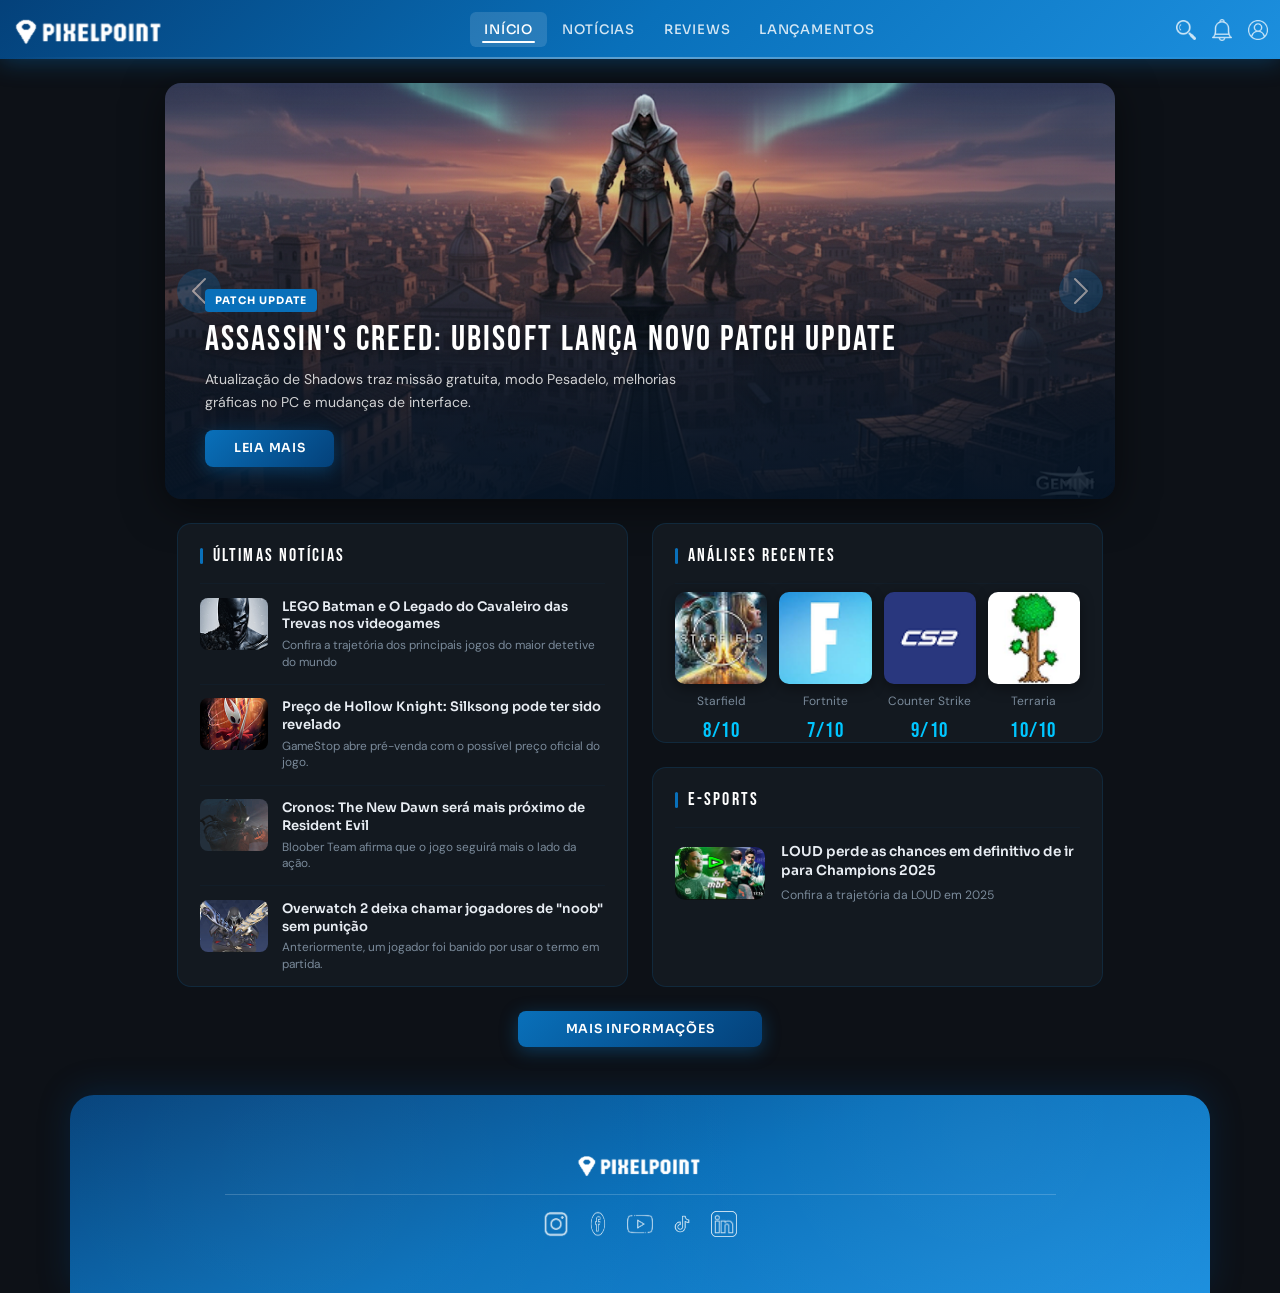
<file: index.html>
<!DOCTYPE html>
<html lang="pt-br">
<head>
    <meta charset="UTF-8">
    <meta name="viewport" content="width=device-width, initial-scale=1.0">
    <link rel="stylesheet" href="assets/css/library/bootstrap.css">
    <link rel="stylesheet" href="assets/css/style.css">
    <script src="assets/js/library/bootstrap.js"></script>
    <link href="https://fonts.googleapis.com/css2?family=Bebas+Neue&family=Sora:wght@300;400;500;600;700&family=DM+Sans:wght@300;400;500&display=swap" rel="stylesheet">
    <title>PixelPoint — Início</title>
    <style>
        :root {
            --azul: #0970BA;
            --azul-escuro: #04417A;
            --azul-brilho: #1C8FDE;
            --accent: #00C6FF;
            --bg: #0D1117;
            --bg2: #0F161E;
            --card-bg: #131920;
            --card-bg2: #161E28;
            --borda: rgba(9,112,186,0.18);
            --txt: #E8EDF3;
            --txt-muted: #7A8A9A;
        }
        * { box-sizing: border-box; margin: 0; padding: 0; }
        html { scroll-behavior: smooth; }
        body {
            background: var(--bg);
            color: var(--txt);
            font-family: 'DM Sans', sans-serif;
            min-height: 100vh;
            display: flex;
            flex-direction: column;
        }

        /* ── NAVBAR ── */
        .bg-navbar {
            background: linear-gradient(135deg, var(--azul-escuro), var(--azul), var(--azul-brilho)) !important;
            box-shadow: 0 2px 24px rgba(9,112,186,0.40);
            position: sticky; top: 0; z-index: 200;
        }
        .bg-navbar .container-fluid { background: transparent !important; padding-block: 0.6rem; }
        .logo { max-width: 155px; filter: brightness(0) invert(1); transition: opacity .15s; }
        .logo:hover { opacity: .85; }
        .navbar-nav a {
            font-family: 'Sora', sans-serif;
            font-size: .82rem; font-weight: 500;
            letter-spacing: .06em; text-transform: uppercase;
            color: rgba(255,255,255,.82) !important;
            padding: .4rem .9rem !important;
            border-radius: 6px;
            position: relative;
            transition: background .15s, color .15s;
        }
        .navbar-nav a::after {
            content: ''; position: absolute;
            bottom: 4px; left: 50%; right: 50%;
            height: 2px; background: #fff; border-radius: 2px;
            transition: left .2s, right .2s;
        }
        .navbar-nav a:hover, .navbar-nav a.active {
            color: #fff !important;
            background: rgba(255,255,255,.13);
            text-decoration: none !important;
        }
        .navbar-nav a:hover::after, .navbar-nav a.active::after { left: 12px; right: 12px; }
        .navbar-toggler { border: 1.5px solid rgba(255,255,255,.4) !important; border-radius: 6px !important; }
        .navbar-toggler-icon { background-image: url("data:image/svg+xml,%3csvg xmlns='http://www.w3.org/2000/svg' viewBox='0 0 30 30'%3e%3cpath stroke='rgba(255,255,255,0.9)' stroke-linecap='round' stroke-width='2' d='M4 7h22M4 15h22M4 23h22'/%3e%3c/svg%3e") !important; }
        .icons-nav { list-style: none; display: flex; align-items: center; gap: .5rem; padding: 0; margin: 0; }
        .icons-nav li img { width: 20px; opacity: .78; filter: brightness(0) invert(1); transition: opacity .15s, transform .15s; cursor: pointer; }
        .icons-nav li img:hover { opacity: 1; transform: scale(1.1); }

        /* ── CAROUSEL ── */
        .carousel-wrap {
            border-radius: 16px;
            overflow: hidden;
            box-shadow: 0 8px 40px rgba(0,0,0,.5);
            position: relative;
        }
        .carousel-item img { aspect-ratio: 16/7; object-fit: cover; width: 100%; display: block; }
        .carousel-item::after {
            content: '';
            position: absolute; inset: 0;
            background: linear-gradient(to top, rgba(4,20,38,.90) 0%, rgba(4,20,38,.3) 50%, transparent 100%);
        }
        .carousel-caption {
            position: absolute;
            bottom: 0; left: 0; right: 0;
            padding: 2rem 2.5rem;
            text-align: left;
            z-index: 2;
        }
        .carousel-caption .cap-tag {
            display: inline-block;
            background: var(--azul);
            color: #fff;
            font-family: 'Sora', sans-serif;
            font-size: .65rem; font-weight: 700;
            letter-spacing: .1em; text-transform: uppercase;
            padding: .18rem .65rem; border-radius: 4px;
            margin-bottom: .6rem;
        }
        .carousel-caption h5 {
            font-family: 'Bebas Neue', sans-serif;
            font-size: clamp(1.4rem, 3vw, 2.2rem);
            letter-spacing: .06em;
            color: #fff; line-height: 1.1;
            margin-bottom: .5rem;
            text-shadow: 0 2px 12px rgba(0,0,0,.5);
        }
        .carousel-caption p {
            font-size: .88rem; color: rgba(255,255,255,.80);
            max-width: 520px; margin-bottom: 1rem;
            text-shadow: 0 1px 6px rgba(0,0,0,.5);
        }
        .btn-carousel {
            font-family: 'Sora', sans-serif;
            font-weight: 600; font-size: .78rem;
            letter-spacing: .06em; text-transform: uppercase;
            padding: .55rem 1.8rem;
            background: linear-gradient(135deg, var(--azul), var(--azul-escuro));
            color: #fff; border: none;
            border-radius: 8px;
            box-shadow: 0 4px 18px rgba(9,112,186,.4);
            cursor: pointer;
            transition: transform .15s, box-shadow .15s, filter .15s;
        }
        .btn-carousel:hover { transform: translateY(-2px); box-shadow: 0 8px 28px rgba(9,112,186,.5); filter: brightness(1.08); color: #fff; }
        .carousel-control-prev, .carousel-control-next {
            width: 44px; height: 44px;
            background: rgba(9,112,186,.5);
            border-radius: 50%;
            top: 50%; transform: translateY(-50%);
            margin: 0 .75rem;
            transition: background .15s;
        }
        .carousel-control-prev:hover, .carousel-control-next:hover { background: rgba(9,112,186,.85); }

        /* ── SECTION LABEL ── */
        .section-label {
            font-family: 'Bebas Neue', sans-serif;
            font-size: 1.1rem;
            letter-spacing: .12em;
            color: #fff;
            display: flex; align-items: center; gap: .6rem;
            padding: 1.1rem 1.4rem .8rem;
        }
        .section-label::before {
            content: ''; width: 3px; height: 1rem;
            background: var(--azul); border-radius: 2px; display: block;
        }

        /* ── CARD PANELS ── */
        .panel {
            background: var(--card-bg);
            border: 1px solid var(--borda);
            border-radius: 14px;
            overflow: hidden;
            height: 100%;
            animation: fadeUp .45s ease both;
        }
        @keyframes fadeUp {
            from { opacity: 0; transform: translateY(18px); }
            to   { opacity: 1; transform: translateY(0); }
        }
        .panel-divider { border: none; border-top: 1px solid var(--borda); margin: 0 1.4rem; }

        /* ── NEWS LIST ── */
        .news-item {
            display: flex; gap: .85rem; align-items: flex-start;
            padding: .85rem 1.4rem;
            transition: background .15s;
            text-decoration: none;
        }
        .news-item:hover { background: rgba(9,112,186,.08); }
        .news-item img { width: 68px; height: 52px; object-fit: cover; border-radius: 8px; flex-shrink: 0; }
        .news-item .info h6 {
            font-family: 'Sora', sans-serif;
            font-size: .82rem; font-weight: 600;
            color: var(--txt); line-height: 1.35;
            margin-bottom: .25rem;
            transition: color .15s;
        }
        .news-item:hover .info h6 { color: var(--accent); }
        .news-item .info p { font-size: .74rem; color: var(--txt-muted); line-height: 1.4; margin: 0; }

        /* ── REVIEWS GRID ── */
        .review-grid { display: grid; grid-template-columns: repeat(4, 1fr); gap: .75rem; padding: .5rem 1.4rem 1.4rem; }
        .review-item { text-align: center; }
        .review-item .cover-wrap {
            border-radius: 10px; overflow: hidden;
            aspect-ratio: 1/1;
            margin-bottom: .5rem;
            position: relative;
            box-shadow: 0 4px 14px rgba(0,0,0,.4);
        }
        .review-item .cover-wrap img { width: 100%; height: 100%; object-fit: cover; transition: transform .35s; }
        .review-item:hover .cover-wrap img { transform: scale(1.08); }
        .review-item .game-name { font-size: .75rem; color: var(--txt-muted); margin-bottom: .15rem; }
        .review-item .score {
            font-family: 'Bebas Neue', sans-serif;
            font-size: 1.3rem; letter-spacing: .06em;
            color: var(--accent);
        }

        /* ── ESPORTS ── */
        .esports-item { display: flex; gap: 1rem; align-items: center; padding: .85rem 1.4rem 1.4rem; }
        .esports-item img { width: 90px; border-radius: 10px; object-fit: cover; flex-shrink: 0; }
        .esports-item h6 { font-family: 'Sora', sans-serif; font-size: .85rem; font-weight: 600; color: var(--txt); margin-bottom: .3rem; line-height: 1.4; }
        .esports-item p { font-size: .76rem; color: var(--txt-muted); margin: 0; }

        /* ── FOOTER ── */
        .rodape {
            background: linear-gradient(160deg, var(--azul-escuro), var(--azul), var(--azul-brilho));
            border-radius: 24px 24px 0 0;
            padding: 2.5rem 1rem;
            position: relative; overflow: hidden;
        }
        .rodape::before {
            content: ''; position: absolute; inset: 0;
            background: radial-gradient(circle at 20% 50%, rgba(255,255,255,.04), transparent 50%),
                        radial-gradient(circle at 80% 20%, rgba(255,255,255,.04), transparent 40%);
        }
        .rodape * { position: relative; }
        .separador-rodape { border: none; border-top: 1px solid rgba(255,255,255,.18); opacity: 1; margin: 0 auto; }
        .footer-icons img { width: 26px; filter: brightness(0) invert(1); opacity: .75; transition: opacity .15s, transform .15s; }
        .footer-icons img:hover { opacity: 1; transform: translateY(-2px); }
    </style>
</head>
<body>
    <header>
        <nav class="navbar navbar-expand-md bg-navbar mt-0 py-0">
            <div class="container-fluid py-2">
                <a class="navbar-brand" href="#"><img src="assets/images/logo.png" class="logo" alt="PixelPoint"></a>
                <button class="navbar-toggler" type="button" data-bs-toggle="collapse" data-bs-target="#navbarScroll" aria-controls="navbarScroll" aria-expanded="false">
                    <span class="navbar-toggler-icon"></span>
                </button>
                <div class="collapse navbar-collapse" id="navbarScroll">
                    <hr class="border-2 border-white mb-2 d-md-none">
                    <ul class="navbar-nav mx-auto my-2 my-md-0">
                        <li class="nav-item"><a class="nav-link active" href="index.html">Início</a></li>
                        <li class="nav-item"><a class="nav-link" href="noticia-principal.html">Notícias</a></li>
                        <li class="nav-item"><a class="nav-link" href="reviews.html">Reviews</a></li>
                        <li class="nav-item"><a class="nav-link" href="lancamento.html">Lançamentos</a></li>
                    </ul>
                    <hr class="border-2 border-white mb-2 d-md-none">
                    <ul class="icons-nav d-flex text-center align-items-center justify-content-center">
                        <li class="nav-item me-2"><img src="assets/images/search.png" alt="Buscar"></li>
                        <li class="nav-item me-2"><img src="assets/images/g2.png" alt=""></li>
                        <li class="nav-item"><img src="assets/images/user.png" alt="Perfil"></li>
                    </ul>
                </div>
            </div>
        </nav>
    </header>

    <main style="flex:1;">
        <div class="container mt-4">

            <!-- CAROUSEL -->
            <div class="row justify-content-center mb-4">
                <div class="col-11 col-md-10 p-0">
                    <div class="carousel-wrap">
                        <div id="carouselExample" class="carousel slide" data-bs-ride="carousel">
                            <div class="carousel-inner">
                                <div class="carousel-item active">
                                    <img src="assets/images/image11.png" alt="Assassin's Creed">
                                    <div class="carousel-caption d-none d-md-flex flex-column align-items-start">
                                        <span class="cap-tag">Patch Update</span>
                                        <h5>ASSASSIN'S CREED: UBISOFT LANÇA NOVO PATCH UPDATE</h5>
                                        <p>Atualização de Shadows traz missão gratuita, modo Pesadelo, melhorias gráficas no PC e mudanças de interface.</p>
                                        <button class="btn btn-carousel">Leia Mais</button>
                                    </div>
                                </div>
                                <div class="carousel-item">
                                    <img src="assets/images/image12.png" alt="Cyberpunk 2077">
                                    <div class="carousel-caption d-none d-md-flex flex-column align-items-start">
                                        <span class="cap-tag">PlayStation Plus</span>
                                        <h5>CYBERPUNK 2077: ABRE NOVOS CAMINHOS</h5>
                                        <p>Cyberpunk 2077 chega ao catálogo do PlayStation Plus.</p>
                                        <button class="btn btn-carousel">Leia Mais</button>
                                    </div>
                                </div>
                                <div class="carousel-item">
                                    <img src="assets/images/image13.png" alt="God of War Ragnarok">
                                    <div class="carousel-caption d-none d-md-flex flex-column align-items-start">
                                        <span class="cap-tag">Atualização Gratuita</span>
                                        <h5>GOD OF WAR RAGNAROK: ATUALIZAÇÃO GRATUITA</h5>
                                        <p>Conteúdo traz skins especiais para Kratos, Atreus e Freya no tema clássico preto e dourado.</p>
                                        <button class="btn btn-carousel">Leia Mais</button>
                                    </div>
                                </div>
                            </div>
                            <button class="carousel-control-prev" type="button" data-bs-target="#carouselExample" data-bs-slide="prev">
                                <span class="carousel-control-prev-icon"></span>
                                <span class="visually-hidden">Anterior</span>
                            </button>
                            <button class="carousel-control-next" type="button" data-bs-target="#carouselExample" data-bs-slide="next">
                                <span class="carousel-control-next-icon"></span>
                                <span class="visually-hidden">Próximo</span>
                            </button>
                        </div>
                    </div>
                </div>
            </div>

            <!-- PANELS ROW -->
            <div class="row justify-content-center g-4 mb-4">

                <!-- ÚLTIMAS NOTÍCIAS -->
                <div class="col-11 col-md-5">
                    <div class="panel" style="animation-delay:.05s">
                        <div class="section-label">Últimas Notícias</div>
                        <hr class="panel-divider">
                        <a class="news-item" href="noticia-batman.html">
                            <img src="assets/images/batman.png" alt="LEGO Batman">
                            <div class="info">
                                <h6>LEGO Batman e O Legado do Cavaleiro das Trevas nos videogames</h6>
                                <p>Confira a trajetória dos principais jogos do maior detetive do mundo</p>
                            </div>
                        </a>
                        <hr class="panel-divider">
                        <a class="news-item" href="noticia-hollow-knight.html">
                            <img src="assets/images/HollowKninght.png" alt="Hollow Knight">
                            <div class="info">
                                <h6>Preço de Hollow Knight: Silksong pode ter sido revelado</h6>
                                <p>GameStop abre pré-venda com o possível preço oficial do jogo.</p>
                            </div>
                        </a>
                        <hr class="panel-divider">
                        <a class="news-item" href="noticia-cronos.html">
                            <img src="assets/images/cronos.png" alt="Cronos">
                            <div class="info">
                                <h6>Cronos: The New Dawn será mais próximo de Resident Evil</h6>
                                <p>Bloober Team afirma que o jogo seguirá mais o lado da ação.</p>
                            </div>
                        </a>
                        <hr class="panel-divider">
                        <a class="news-item" href="noticia-overwatch.html">
                            <img src="assets/images/Overwatch.png" alt="Overwatch 2">
                            <div class="info">
                                <h6>Overwatch 2 deixa chamar jogadores de "noob" sem punição</h6>
                                <p>Anteriormente, um jogador foi banido por usar o termo em partida.</p>
                            </div>
                        </a>
                    </div>
                </div>

                <!-- COLUNA DIREITA -->
                <div class="col-11 col-md-5 d-flex flex-column gap-4">

                    <!-- ANÁLISES RECENTES -->
                    <div class="panel" style="animation-delay:.12s">
                        <div class="section-label">Análises Recentes</div>
                        <hr class="panel-divider">
                        <div class="review-grid">
                            <div class="review-item">
                                <div class="cover-wrap"><img src="assets/images/starfield.png" alt="Starfield"></div>
                                <p class="game-name">Starfield</p>
                                <p class="score">8/10</p>
                            </div>
                            <div class="review-item">
                                <div class="cover-wrap"><img src="assets/images/fortnite.png" alt="Fortnite"></div>
                                <p class="game-name">Fortnite</p>
                                <p class="score">7/10</p>
                            </div>
                            <div class="review-item">
                                <div class="cover-wrap"><img src="assets/images/cs2.png" alt="Counter-Strike 2"></div>
                                <p class="game-name">Counter Strike</p>
                                <p class="score">9/10</p>
                            </div>
                            <div class="review-item">
                                <div class="cover-wrap"><img src="assets/images/Terraria.png" alt="Terraria"></div>
                                <p class="game-name">Terraria</p>
                                <p class="score">10/10</p>
                            </div>
                        </div>
                    </div>

                    <!-- E-SPORTS -->
                    <div class="panel" style="animation-delay:.18s">
                        <div class="section-label">E-sports</div>
                        <hr class="panel-divider">
                        <div class="esports-item">
                            <img src="assets/images/loud.png" alt="LOUD">
                            <div>
                                <h6>LOUD perde as chances em definitivo de ir para Champions 2025</h6>
                                <p>Confira a trajetória da LOUD em 2025</p>
                            </div>
                        </div>
                    </div>

                </div>
            </div>

            <!-- BTN -->
            <div class="row justify-content-center mb-5">
                <div class="col-11 col-md-10 text-center">
                    <button class="btn btn-carousel px-5">Mais Informações</button>
                </div>
            </div>

        </div>
    </main>

    <footer>
        <div class="container">
            <div class="row">
                <div class="col-12 rodape">
                    <div class="row justify-content-center">
                        <div class="col-5 col-md-2 my-3 text-center">
                            <img src="assets/images/logo.png" class="w-100" style="filter:brightness(0) invert(1); max-width:130px;" alt="PixelPoint">
                        </div>
                        <div class="col-12"><hr class="separador-rodape w-75"></div>
                    </div>
                    <div class="row justify-content-center">
                        <div class="col-10 my-3 footer-icons d-flex justify-content-center gap-3 flex-wrap">
                            <img src="assets/images/insta.png" alt="Instagram">
                            <img src="assets/images/facebook.png" alt="Facebook">
                            <img src="assets/images/youtube.png" alt="YouTube">
                            <img src="assets/images/tiktok.png" alt="TikTok">
                            <img src="assets/images/linkedln.png" alt="LinkedIn">
                        </div>
                    </div>
                </div>
            </div>
        </div>
    </footer>
</body>
</html>
</file>
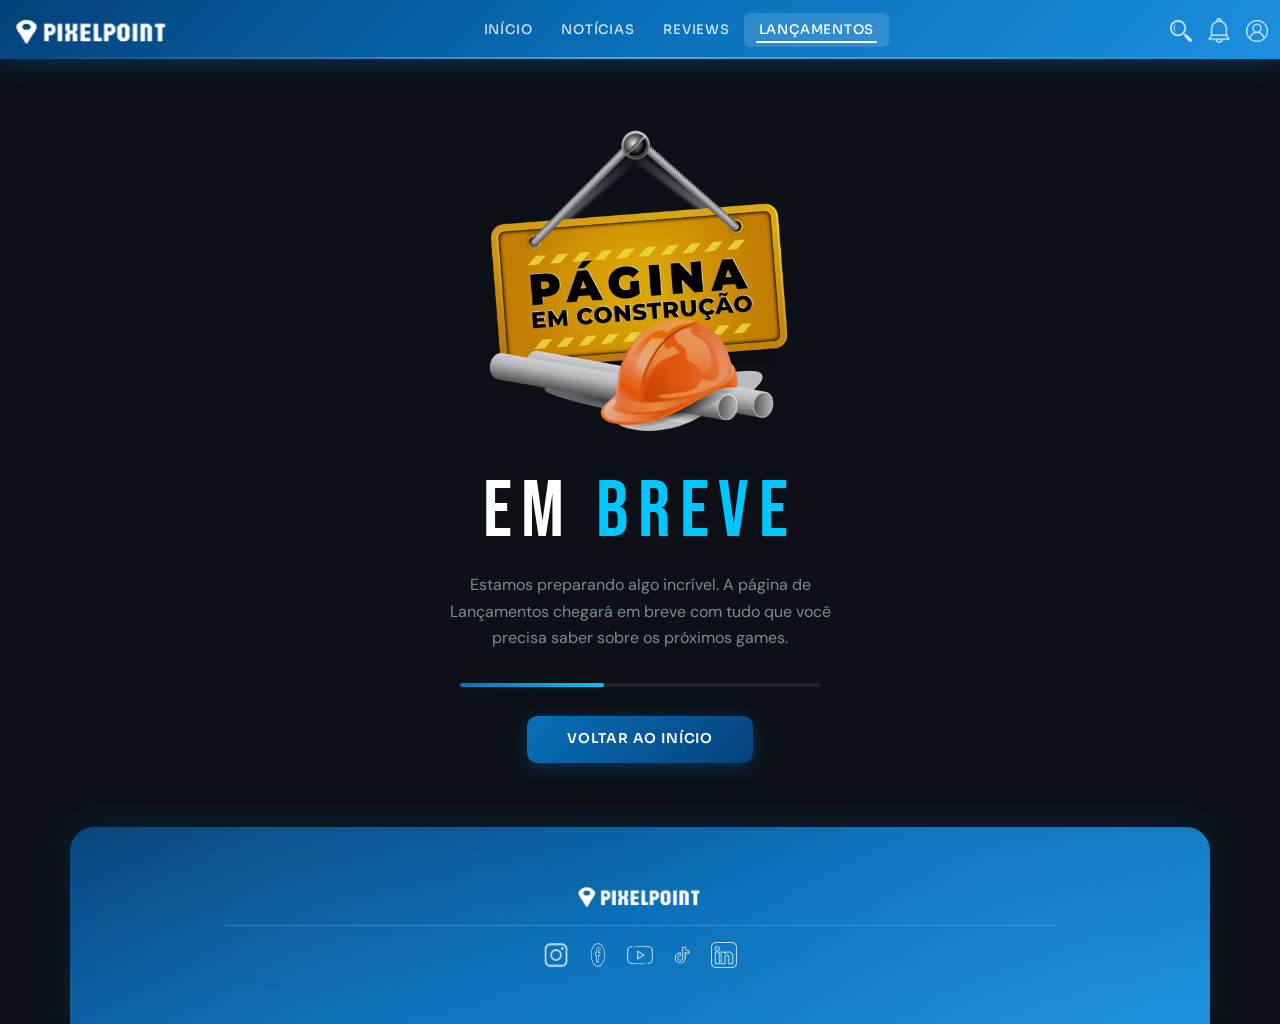
<file: lancamento.html>
<!DOCTYPE html>
<html lang="pt-br">
<head>
    <meta charset="UTF-8">
    <meta name="viewport" content="width=device-width, initial-scale=1.0">
    <link rel="stylesheet" href="assets/css/library/bootstrap.css">
    <link rel="stylesheet" href="assets/css/style.css">
    <script src="assets/js/library/bootstrap.js"></script>
    <link href="https://fonts.googleapis.com/css2?family=Bebas+Neue&family=Sora:wght@300;400;500;600;700&family=DM+Sans:wght@300;400;500&display=swap" rel="stylesheet">
    <title>PixelPoint — Lançamentos</title>
    <style>
        :root { --azul: #0970BA; --azul-escuro: #04417A; --accent: #00C6FF; --bg: #0D1117; --card-bg: #131920; --borda: rgba(9,112,186,0.20); --txt: #E8EDF3; --txt-muted: #7A8A9A; }
        * { box-sizing: border-box; margin: 0; padding: 0; }
        body { background: var(--bg); color: var(--txt); font-family: 'DM Sans', sans-serif; min-height: 100vh; display: flex; flex-direction: column; }
        .bg-navbar { background: linear-gradient(135deg, var(--azul-escuro), var(--azul), #1C8FDE) !important; box-shadow: 0 2px 24px rgba(9,112,186,0.40); position: sticky; top: 0; z-index: 100; }
        .bg-navbar .container-fluid { background: transparent !important; padding-block: 0.6rem; }
        .logo { max-width: 160px; filter: brightness(0) invert(1); }
        .navbar-nav a { font-family: 'Sora', sans-serif; font-size: 0.82rem; font-weight: 500; letter-spacing: 0.06em; text-transform: uppercase; color: rgba(255,255,255,0.80) !important; padding: 0.4rem 0.9rem !important; border-radius: 6px; transition: background 0.15s, color 0.15s; }
        .navbar-nav a:hover, .navbar-nav a.active { color: #fff !important; background: rgba(255,255,255,0.14); text-decoration: none !important; }
        .navbar-toggler { border: 1.5px solid rgba(255,255,255,0.4) !important; border-radius: 6px !important; }
        .navbar-toggler-icon { background-image: url("data:image/svg+xml,%3csvg xmlns='http://www.w3.org/2000/svg' viewBox='0 0 30 30'%3e%3cpath stroke='rgba(255,255,255,0.9)' stroke-linecap='round' stroke-width='2' d='M4 7h22M4 15h22M4 23h22'/%3e%3c/svg%3e") !important; }
        .icons-nav { list-style: none; display: flex; align-items: center; gap: 0.5rem; padding: 0; margin: 0; }
        .icons-nav li img { width: 22px; opacity: 0.8; filter: brightness(0) invert(1); transition: opacity 0.15s; cursor: pointer; }
        .icons-nav li img:hover { opacity: 1; }

        /* CONSTRUCTION PAGE */
        .construction-wrap {
            flex: 1;
            display: flex;
            flex-direction: column;
            align-items: center;
            justify-content: center;
            padding: 4rem 1rem;
            text-align: center;
            gap: 0;
        }
        .construction-icon {
            font-size: 5rem;
            line-height: 1;
            margin-bottom: 1.5rem;
            animation: float 3s ease-in-out infinite;
        }
        @keyframes float {
            0%, 100% { transform: translateY(0); }
            50% { transform: translateY(-12px); }
        }
        .construction-wrap img {
            max-width: 320px;
            width: 100%;
            margin-bottom: 2rem;
            border-radius: 16px;
            opacity: 0.9;
        }
        .construction-wrap h1 {
            font-family: 'Bebas Neue', sans-serif;
            font-size: clamp(2.5rem, 7vw, 5rem);
            letter-spacing: 0.12em;
            color: #fff;
            line-height: 1;
            margin-bottom: 0.5rem;
        }
        .construction-wrap h1 span { color: var(--accent); }
        .construction-wrap p {
            color: var(--txt-muted);
            font-size: 1rem;
            max-width: 400px;
            line-height: 1.65;
            margin: 0.75rem auto 2rem;
        }

        .progress-bar-wrap {
            width: 100%;
            max-width: 360px;
            height: 4px;
            background: rgba(255,255,255,0.08);
            border-radius: 100px;
            overflow: hidden;
            margin: 0 auto;
        }
        .progress-bar-fill {
            height: 100%;
            width: 40%;
            background: linear-gradient(90deg, var(--azul), var(--accent));
            border-radius: 100px;
            animation: progress-pulse 2.5s ease-in-out infinite;
        }
        @keyframes progress-pulse {
            0%, 100% { opacity: 0.6; width: 35%; }
            50% { opacity: 1; width: 55%; }
        }

        .notify-btn {
            font-family: 'Sora', sans-serif;
            font-weight: 600; font-size: 0.85rem;
            letter-spacing: 0.06em; text-transform: uppercase;
            padding: 0.75rem 2.5rem;
            background: linear-gradient(135deg, var(--azul), var(--azul-escuro));
            color: #fff; border: none;
            border-radius: 10px;
            box-shadow: 0 4px 18px rgba(9,112,186,0.35);
            cursor: pointer;
            transition: transform 0.15s, box-shadow 0.15s;
            margin-top: 1.8rem;
            display: inline-block;
            text-decoration: none;
        }
        .notify-btn:hover { transform: translateY(-2px); box-shadow: 0 8px 28px rgba(9,112,186,0.45); color: #fff; }

        .rodape { background: linear-gradient(160deg, var(--azul-escuro), var(--azul), #1C8FDE); border-radius: 24px 24px 0 0; padding: 2.5rem 1rem; position: relative; overflow: hidden; }
        .rodape::before { content: ''; position: absolute; inset: 0; background: radial-gradient(circle at 20% 50%, rgba(255,255,255,0.04), transparent 50%), radial-gradient(circle at 80% 20%, rgba(255,255,255,0.04), transparent 40%); }
        .rodape * { position: relative; }
        .separador-rodape { border: none; border-top: 1px solid rgba(255,255,255,0.18); opacity: 1; margin: 0 auto; }
        .footer-icons img { width: 26px; filter: brightness(0) invert(1); opacity: 0.75; transition: opacity 0.15s; }
        .footer-icons img:hover { opacity: 1; }
    </style>
</head>
<body>
    <header>
        <nav class="navbar navbar-expand-md bg-navbar mt-0 py-0">
            <div class="container-fluid py-2">
                <a class="navbar-brand" href="#"><img src="assets/images/logo.png" class="logo" alt="PixelPoint"></a>
                <button class="navbar-toggler" type="button" data-bs-toggle="collapse" data-bs-target="#navbarScroll"><span class="navbar-toggler-icon"></span></button>
                <div class="collapse navbar-collapse" id="navbarScroll">
                    <hr class="border-2 border-white mb-2 d-md-none">
                    <ul class="navbar-nav mx-auto my-2 my-md-0">
                        <li class="nav-item"><a class="nav-link" href="index.html">Início</a></li>
                        <li class="nav-item"><a class="nav-link" href="noticia-principal.html">Notícias</a></li>
                        <li class="nav-item"><a class="nav-link" href="reviews.html">Reviews</a></li>
                        <li class="nav-item"><a class="nav-link active" href="lancamento.html">Lançamentos</a></li>
                    </ul>
                    <hr class="border-2 border-white mb-2 d-md-none">
                    <ul class="icons-nav d-flex text-center align-items-center justify-content-center">
                        <li class="nav-item me-2"><img src="assets/images/search.png" alt="Buscar"></li>
                        <li class="nav-item me-2"><img src="assets/images/g2.png" alt=""></li>
                        <li class="nav-item"><img src="assets/images/user.png" alt="Perfil"></li>
                    </ul>
                </div>
            </div>
        </nav>
    </header>

    <main class="construction-wrap">
        <img src="assets/images/pagina_em_construcao.png" alt="Em construção">
        <h1>EM <span>BREVE</span></h1>
        <p>Estamos preparando algo incrível. A página de Lançamentos chegará em breve com tudo que você precisa saber sobre os próximos games.</p>
        <div class="progress-bar-wrap">
            <div class="progress-bar-fill"></div>
        </div>
        <a href="index.html" class="notify-btn">Voltar ao início</a>
    </main>

    <footer>
        <div class="container">
            <div class="row">
                <div class="col-12 rodape">
                    <div class="row justify-content-center">
                        <div class="col-5 col-md-2 my-3 text-center">
                            <img src="assets/images/logo.png" class="w-100" style="filter:brightness(0) invert(1); max-width:130px;" alt="PixelPoint">
                        </div>
                        <div class="col-12"><hr class="separador-rodape w-75"></div>
                    </div>
                    <div class="row justify-content-center">
                        <div class="col-10 my-3 text-center footer-icons d-flex justify-content-center gap-3 flex-wrap">
                            <img src="assets/images/insta.png" alt="Instagram">
                            <img src="assets/images/facebook.png" alt="Facebook">
                            <img src="assets/images/youtube.png" alt="YouTube">
                            <img src="assets/images/tiktok.png" alt="TikTok">
                            <img src="assets/images/linkedln.png" alt="LinkedIn">
                        </div>
                    </div>
                </div>
            </div>
        </div>
    </footer>
</body>
</html>
</file>
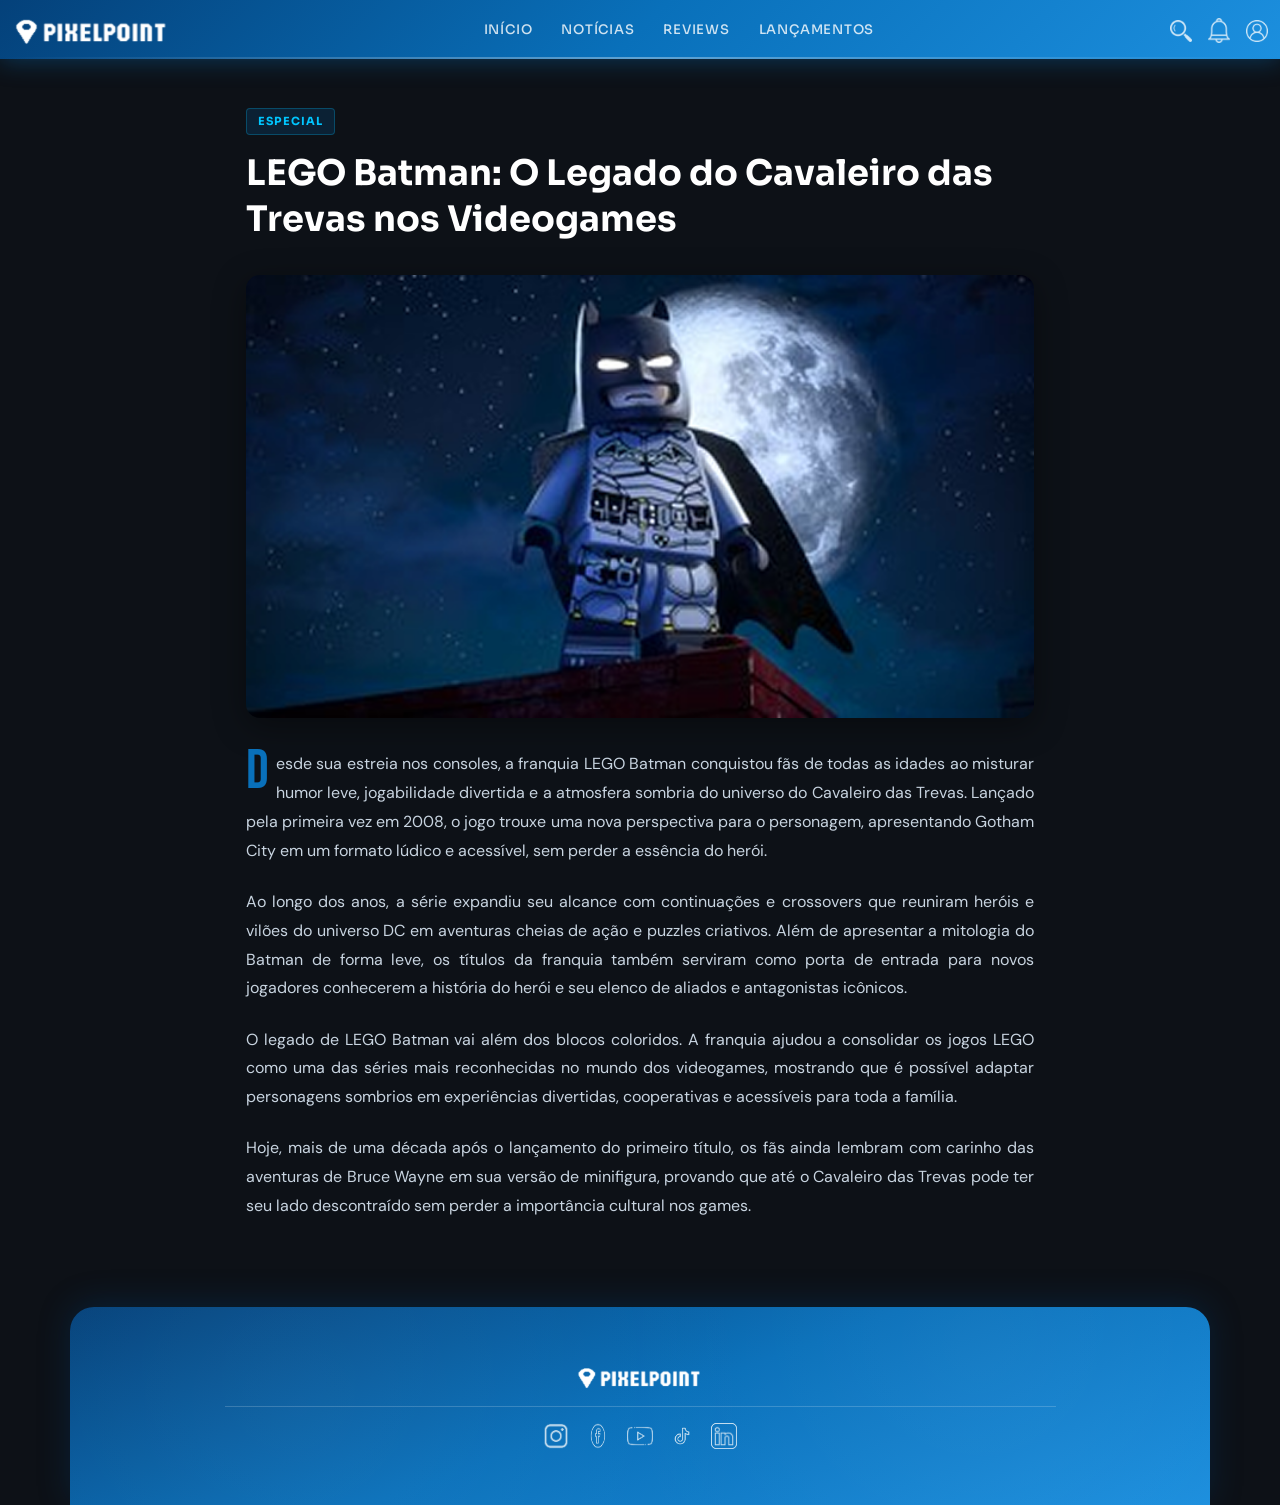
<file: noticia-batman.html>
<!DOCTYPE html>
<html lang="pt-br">
<head>
    <meta charset="UTF-8">
    <meta name="viewport" content="width=device-width, initial-scale=1.0">
    <link rel="stylesheet" href="assets/css/library/bootstrap.css">
    <link rel="stylesheet" href="assets/css/style.css">
    <script src="assets/js/library/bootstrap.js"></script>
    <link href="https://fonts.googleapis.com/css2?family=Bebas+Neue&family=Sora:wght@300;400;500;600;700&family=DM+Sans:wght@300;400;500&display=swap" rel="stylesheet">
    <title>PixelPoint — LEGO Batman</title>
    <style>
        :root { --azul: #0970BA; --azul-escuro: #04417A; --accent: #00C6FF; --bg: #0D1117; --borda: rgba(9,112,186,0.20); --txt: #E8EDF3; --txt-muted: #7A8A9A; }
        * { box-sizing: border-box; margin: 0; padding: 0; }
        body { background: var(--bg); color: var(--txt); font-family: 'DM Sans', sans-serif; min-height: 100vh; display: flex; flex-direction: column; }
        .bg-navbar { background: linear-gradient(135deg, var(--azul-escuro), var(--azul), #1C8FDE) !important; box-shadow: 0 2px 24px rgba(9,112,186,0.40); position: sticky; top: 0; z-index: 100; }
        .bg-navbar .container-fluid { background: transparent !important; padding-block: 0.6rem; }
        .logo { max-width: 160px; filter: brightness(0) invert(1); }
        .navbar-nav a { font-family: 'Sora', sans-serif; font-size: 0.82rem; font-weight: 500; letter-spacing: 0.06em; text-transform: uppercase; color: rgba(255,255,255,0.80) !important; padding: 0.4rem 0.9rem !important; border-radius: 6px; transition: background 0.15s, color 0.15s; }
        .navbar-nav a:hover, .navbar-nav a.active { color: #fff !important; background: rgba(255,255,255,0.14); text-decoration: none !important; }
        .navbar-toggler { border: 1.5px solid rgba(255,255,255,0.4) !important; border-radius: 6px !important; }
        .navbar-toggler-icon { background-image: url("data:image/svg+xml,%3csvg xmlns='http://www.w3.org/2000/svg' viewBox='0 0 30 30'%3e%3cpath stroke='rgba(255,255,255,0.9)' stroke-linecap='round' stroke-width='2' d='M4 7h22M4 15h22M4 23h22'/%3e%3c/svg%3e") !important; }
        .icons-nav { list-style: none; display: flex; align-items: center; gap: 0.5rem; padding: 0; margin: 0; }
        .icons-nav li img { width: 22px; opacity: 0.8; filter: brightness(0) invert(1); transition: opacity 0.15s; cursor: pointer; }
        .icons-nav li img:hover { opacity: 1; }
        .article-wrap { max-width: 820px; margin: 0 auto; padding: 3rem 1rem 4rem; }
        .article-tag { display: inline-block; background: rgba(9,112,186,0.18); color: var(--accent); border: 1px solid rgba(0,198,255,0.25); font-family: 'Sora', sans-serif; font-size: 0.70rem; font-weight: 700; letter-spacing: 0.10em; text-transform: uppercase; padding: 0.22rem 0.7rem; border-radius: 4px; margin-bottom: 1rem; }
        .article-title { font-family: 'Sora', sans-serif; font-size: clamp(1.5rem, 3.5vw, 2.2rem); font-weight: 700; line-height: 1.3; color: #fff; margin-bottom: 2rem; }
        .article-hero { width: 100%; border-radius: 14px; overflow: hidden; margin-bottom: 2rem; box-shadow: 0 8px 32px rgba(0,0,0,0.4); }
        .article-hero img { width: 100%; display: block; }
        .article-body p { font-size: 1rem; line-height: 1.8; color: #C8D4E0; margin-bottom: 1.4rem; text-align: justify; }
        .article-body p:first-child::first-letter { font-family: 'Bebas Neue', sans-serif; font-size: 3.5rem; line-height: 0.8; float: left; margin-right: 0.12em; color: var(--azul); }
        .rodape { background: linear-gradient(160deg, var(--azul-escuro), var(--azul), #1C8FDE); border-radius: 24px 24px 0 0; padding: 2.5rem 1rem; margin-top: auto; position: relative; overflow: hidden; }
        .rodape::before { content: ''; position: absolute; inset: 0; background: radial-gradient(circle at 20% 50%, rgba(255,255,255,0.04), transparent 50%), radial-gradient(circle at 80% 20%, rgba(255,255,255,0.04), transparent 40%); }
        .rodape * { position: relative; }
        .separador-rodape { border: none; border-top: 1px solid rgba(255,255,255,0.18); opacity: 1; margin: 0 auto; }
        .footer-icons img { width: 26px; filter: brightness(0) invert(1); opacity: 0.75; transition: opacity 0.15s; }
        .footer-icons img:hover { opacity: 1; }
    </style>
</head>
<body>
    <header>
        <nav class="navbar navbar-expand-md bg-navbar mt-0 py-0">
            <div class="container-fluid py-2">
                <a class="navbar-brand" href="#"><img src="assets/images/logo.png" class="logo" alt="PixelPoint"></a>
                <button class="navbar-toggler" type="button" data-bs-toggle="collapse" data-bs-target="#navbarScroll"><span class="navbar-toggler-icon"></span></button>
                <div class="collapse navbar-collapse" id="navbarScroll">
                    <hr class="border-2 border-white mb-2 d-md-none">
                    <ul class="navbar-nav mx-auto my-2 my-md-0">
                        <li class="nav-item"><a class="nav-link" href="index.html">Início</a></li>
                        <li class="nav-item"><a class="nav-link" href="#">Notícias</a></li>
                        <li class="nav-item"><a class="nav-link" href="reviews.html">Reviews</a></li>
                        <li class="nav-item"><a class="nav-link" href="#">Lançamentos</a></li>
                    </ul>
                    <hr class="border-2 border-white mb-2 d-md-none">
                    <ul class="icons-nav d-flex text-center align-items-center justify-content-center">
                        <li class="nav-item me-2"><img src="assets/images/search.png" alt="Buscar"></li>
                        <li class="nav-item me-2"><img src="assets/images/g2.png" alt=""></li>
                        <li class="nav-item"><img src="assets/images/user.png" alt="Perfil"></li>
                    </ul>
                </div>
            </div>
        </nav>
    </header>
    <main style="flex:1;">
        <div class="container">
            <div class="article-wrap">
                <span class="article-tag">Especial</span>
                <h1 class="article-title">LEGO Batman: O Legado do Cavaleiro das Trevas nos Videogames</h1>
                <div class="article-hero">
                    <img src="assets/images/noiticia_batman.png" alt="LEGO Batman">
                </div>
                <div class="article-body">
                    <p>Desde sua estreia nos consoles, a franquia LEGO Batman conquistou fãs de todas as idades ao misturar humor leve, jogabilidade divertida e a atmosfera sombria do universo do Cavaleiro das Trevas. Lançado pela primeira vez em 2008, o jogo trouxe uma nova perspectiva para o personagem, apresentando Gotham City em um formato lúdico e acessível, sem perder a essência do herói.</p>
                    <p>Ao longo dos anos, a série expandiu seu alcance com continuações e crossovers que reuniram heróis e vilões do universo DC em aventuras cheias de ação e puzzles criativos. Além de apresentar a mitologia do Batman de forma leve, os títulos da franquia também serviram como porta de entrada para novos jogadores conhecerem a história do herói e seu elenco de aliados e antagonistas icônicos.</p>
                    <p>O legado de LEGO Batman vai além dos blocos coloridos. A franquia ajudou a consolidar os jogos LEGO como uma das séries mais reconhecidas no mundo dos videogames, mostrando que é possível adaptar personagens sombrios em experiências divertidas, cooperativas e acessíveis para toda a família.</p>
                    <p>Hoje, mais de uma década após o lançamento do primeiro título, os fãs ainda lembram com carinho das aventuras de Bruce Wayne em sua versão de minifigura, provando que até o Cavaleiro das Trevas pode ter seu lado descontraído sem perder a importância cultural nos games.</p>
                </div>
            </div>
        </div>
    </main>
    <footer>
        <div class="container">
            <div class="row">
                <div class="col-12 rodape">
                    <div class="row justify-content-center">
                        <div class="col-5 col-md-2 my-3 text-center">
                            <img src="assets/images/logo.png" class="w-100" style="filter:brightness(0) invert(1); max-width:130px;" alt="PixelPoint">
                        </div>
                        <div class="col-12"><hr class="separador-rodape w-75"></div>
                    </div>
                    <div class="row justify-content-center">
                        <div class="col-10 my-3 text-center footer-icons d-flex justify-content-center gap-3 flex-wrap">
                            <img src="assets/images/insta.png" alt="Instagram">
                            <img src="assets/images/facebook.png" alt="Facebook">
                            <img src="assets/images/youtube.png" alt="YouTube">
                            <img src="assets/images/tiktok.png" alt="TikTok">
                            <img src="assets/images/linkedln.png" alt="LinkedIn">
                        </div>
                    </div>
                </div>
            </div>
        </div>
    </footer>
</body>
</html>
</file>
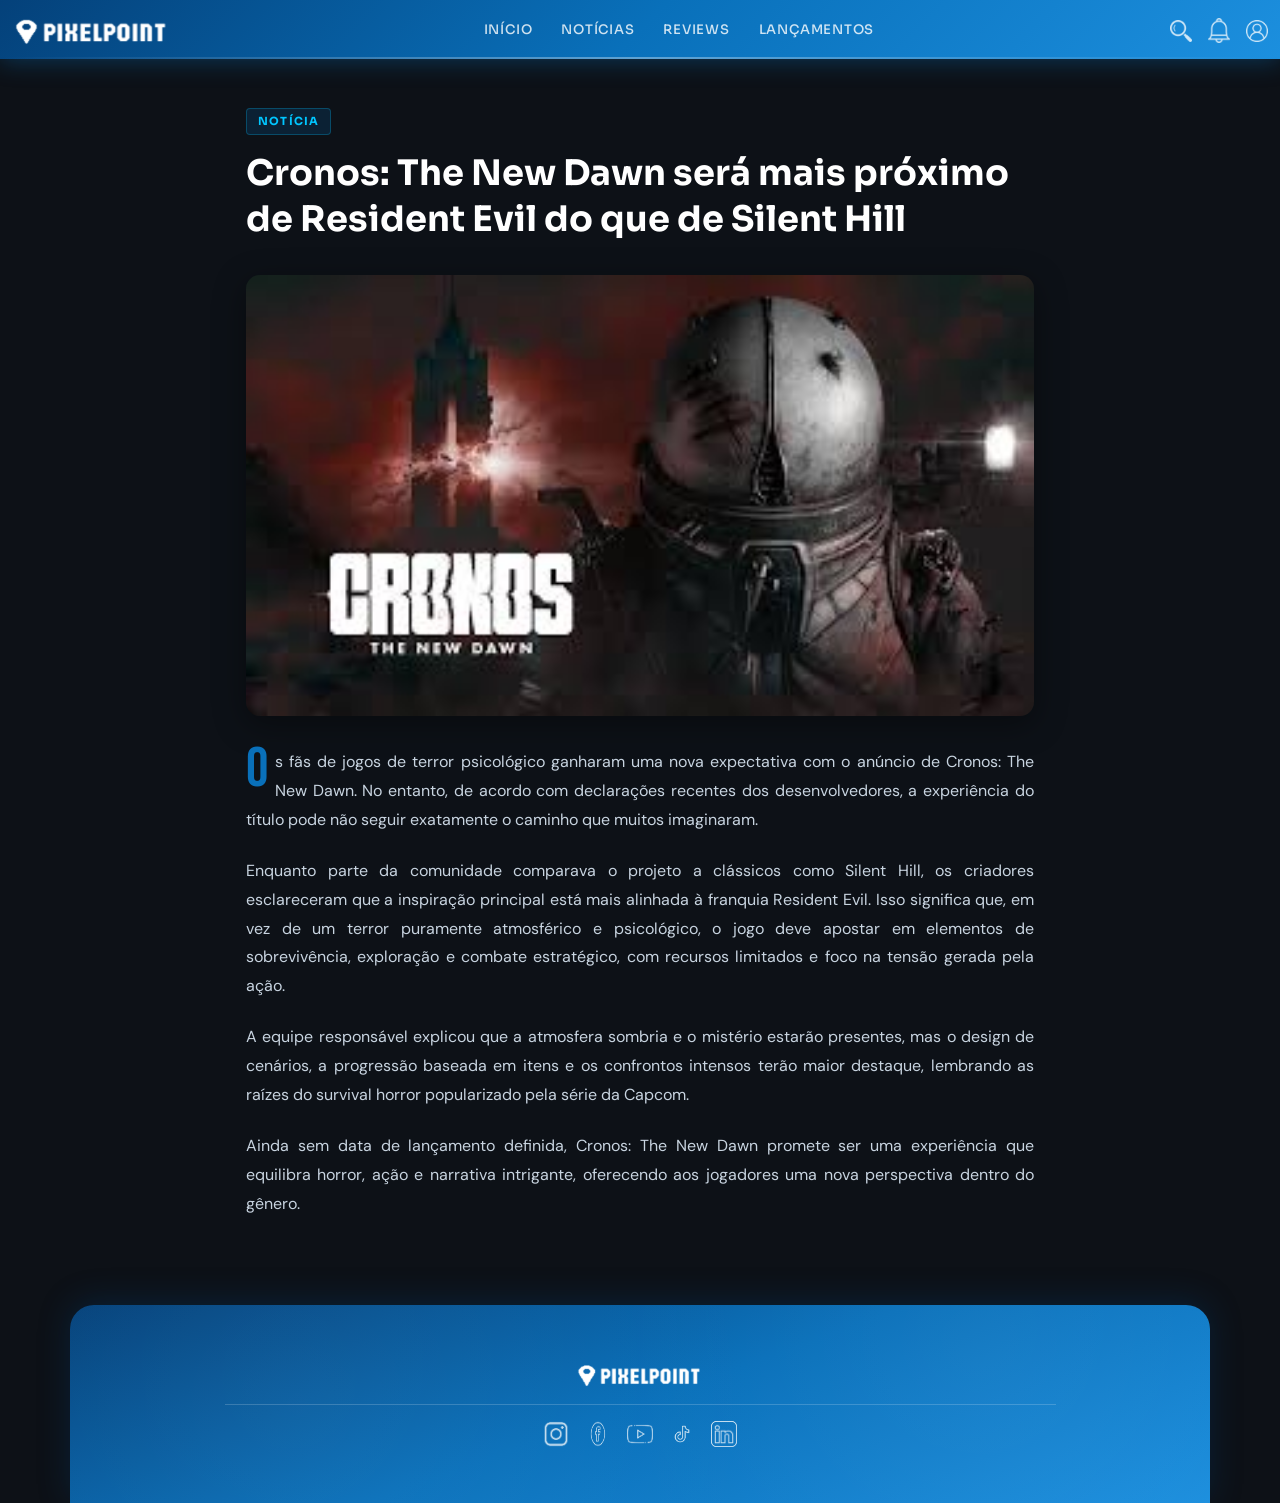
<file: noticia-cronos.html>
<!DOCTYPE html>
<html lang="pt-br">
<head>
    <meta charset="UTF-8">
    <meta name="viewport" content="width=device-width, initial-scale=1.0">
    <link rel="stylesheet" href="assets/css/library/bootstrap.css">
    <link rel="stylesheet" href="assets/css/style.css">
    <script src="assets/js/library/bootstrap.js"></script>
    <link href="https://fonts.googleapis.com/css2?family=Bebas+Neue&family=Sora:wght@300;400;500;600;700&family=DM+Sans:wght@300;400;500&display=swap" rel="stylesheet">
    <title>PixelPoint — Cronos: The New Dawn</title>
    <style>
        :root { --azul: #0970BA; --azul-escuro: #04417A; --accent: #00C6FF; --bg: #0D1117; --borda: rgba(9,112,186,0.20); --txt: #E8EDF3; --txt-muted: #7A8A9A; }
        * { box-sizing: border-box; margin: 0; padding: 0; }
        body { background: var(--bg); color: var(--txt); font-family: 'DM Sans', sans-serif; min-height: 100vh; display: flex; flex-direction: column; }
        .bg-navbar { background: linear-gradient(135deg, var(--azul-escuro), var(--azul), #1C8FDE) !important; box-shadow: 0 2px 24px rgba(9,112,186,0.40); position: sticky; top: 0; z-index: 100; }
        .bg-navbar .container-fluid { background: transparent !important; padding-block: 0.6rem; }
        .logo { max-width: 160px; filter: brightness(0) invert(1); }
        .navbar-nav a { font-family: 'Sora', sans-serif; font-size: 0.82rem; font-weight: 500; letter-spacing: 0.06em; text-transform: uppercase; color: rgba(255,255,255,0.80) !important; padding: 0.4rem 0.9rem !important; border-radius: 6px; transition: background 0.15s, color 0.15s; }
        .navbar-nav a:hover, .navbar-nav a.active { color: #fff !important; background: rgba(255,255,255,0.14); text-decoration: none !important; }
        .navbar-toggler { border: 1.5px solid rgba(255,255,255,0.4) !important; border-radius: 6px !important; }
        .navbar-toggler-icon { background-image: url("data:image/svg+xml,%3csvg xmlns='http://www.w3.org/2000/svg' viewBox='0 0 30 30'%3e%3cpath stroke='rgba(255,255,255,0.9)' stroke-linecap='round' stroke-width='2' d='M4 7h22M4 15h22M4 23h22'/%3e%3c/svg%3e") !important; }
        .icons-nav { list-style: none; display: flex; align-items: center; gap: 0.5rem; padding: 0; margin: 0; }
        .icons-nav li img { width: 22px; opacity: 0.8; filter: brightness(0) invert(1); transition: opacity 0.15s; cursor: pointer; }
        .icons-nav li img:hover { opacity: 1; }
        .article-wrap { max-width: 820px; margin: 0 auto; padding: 3rem 1rem 4rem; }
        .article-tag { display: inline-block; background: rgba(9,112,186,0.18); color: var(--accent); border: 1px solid rgba(0,198,255,0.25); font-family: 'Sora', sans-serif; font-size: 0.70rem; font-weight: 700; letter-spacing: 0.10em; text-transform: uppercase; padding: 0.22rem 0.7rem; border-radius: 4px; margin-bottom: 1rem; }
        .article-title { font-family: 'Sora', sans-serif; font-size: clamp(1.5rem, 3.5vw, 2.2rem); font-weight: 700; line-height: 1.3; color: #fff; margin-bottom: 2rem; }
        .article-hero { width: 100%; border-radius: 14px; overflow: hidden; margin-bottom: 2rem; box-shadow: 0 8px 32px rgba(0,0,0,0.4); }
        .article-hero img { width: 100%; display: block; }
        .article-body p { font-size: 1rem; line-height: 1.8; color: #C8D4E0; margin-bottom: 1.4rem; text-align: justify; }
        .article-body p:first-child::first-letter { font-family: 'Bebas Neue', sans-serif; font-size: 3.5rem; line-height: 0.8; float: left; margin-right: 0.12em; color: var(--azul); }
        .rodape { background: linear-gradient(160deg, var(--azul-escuro), var(--azul), #1C8FDE); border-radius: 24px 24px 0 0; padding: 2.5rem 1rem; margin-top: auto; position: relative; overflow: hidden; }
        .rodape::before { content: ''; position: absolute; inset: 0; background: radial-gradient(circle at 20% 50%, rgba(255,255,255,0.04), transparent 50%), radial-gradient(circle at 80% 20%, rgba(255,255,255,0.04), transparent 40%); }
        .rodape * { position: relative; }
        .separador-rodape { border: none; border-top: 1px solid rgba(255,255,255,0.18); opacity: 1; margin: 0 auto; }
        .footer-icons img { width: 26px; filter: brightness(0) invert(1); opacity: 0.75; transition: opacity 0.15s; }
        .footer-icons img:hover { opacity: 1; }
    </style>
</head>
<body>
    <header>
        <nav class="navbar navbar-expand-md bg-navbar mt-0 py-0">
            <div class="container-fluid py-2">
                <a class="navbar-brand" href="#"><img src="assets/images/logo.png" class="logo" alt="PixelPoint"></a>
                <button class="navbar-toggler" type="button" data-bs-toggle="collapse" data-bs-target="#navbarScroll"><span class="navbar-toggler-icon"></span></button>
                <div class="collapse navbar-collapse" id="navbarScroll">
                    <hr class="border-2 border-white mb-2 d-md-none">
                    <ul class="navbar-nav mx-auto my-2 my-md-0">
                        <li class="nav-item"><a class="nav-link" href="index.html">Início</a></li>
                        <li class="nav-item"><a class="nav-link" href="#">Notícias</a></li>
                        <li class="nav-item"><a class="nav-link" href="reviews.html">Reviews</a></li>
                        <li class="nav-item"><a class="nav-link" href="#">Lançamentos</a></li>
                    </ul>
                    <hr class="border-2 border-white mb-2 d-md-none">
                    <ul class="icons-nav d-flex text-center align-items-center justify-content-center">
                        <li class="nav-item me-2"><img src="assets/images/search.png" alt="Buscar"></li>
                        <li class="nav-item me-2"><img src="assets/images/g2.png" alt=""></li>
                        <li class="nav-item"><img src="assets/images/user.png" alt="Perfil"></li>
                    </ul>
                </div>
            </div>
        </nav>
    </header>
    <main style="flex:1;">
        <div class="container">
            <div class="article-wrap">
                <span class="article-tag">Notícia</span>
                <h1 class="article-title">Cronos: The New Dawn será mais próximo de Resident Evil do que de Silent Hill</h1>
                <div class="article-hero">
                    <img src="assets/images/noticia_cronos.jpeg" alt="Cronos The New Dawn">
                </div>
                <div class="article-body">
                    <p>Os fãs de jogos de terror psicológico ganharam uma nova expectativa com o anúncio de Cronos: The New Dawn. No entanto, de acordo com declarações recentes dos desenvolvedores, a experiência do título pode não seguir exatamente o caminho que muitos imaginaram.</p>
                    <p>Enquanto parte da comunidade comparava o projeto a clássicos como Silent Hill, os criadores esclareceram que a inspiração principal está mais alinhada à franquia Resident Evil. Isso significa que, em vez de um terror puramente atmosférico e psicológico, o jogo deve apostar em elementos de sobrevivência, exploração e combate estratégico, com recursos limitados e foco na tensão gerada pela ação.</p>
                    <p>A equipe responsável explicou que a atmosfera sombria e o mistério estarão presentes, mas o design de cenários, a progressão baseada em itens e os confrontos intensos terão maior destaque, lembrando as raízes do survival horror popularizado pela série da Capcom.</p>
                    <p>Ainda sem data de lançamento definida, Cronos: The New Dawn promete ser uma experiência que equilibra horror, ação e narrativa intrigante, oferecendo aos jogadores uma nova perspectiva dentro do gênero.</p>
                </div>
            </div>
        </div>
    </main>
    <footer>
        <div class="container">
            <div class="row">
                <div class="col-12 rodape">
                    <div class="row justify-content-center">
                        <div class="col-5 col-md-2 my-3 text-center">
                            <img src="assets/images/logo.png" class="w-100" style="filter:brightness(0) invert(1); max-width:130px;" alt="PixelPoint">
                        </div>
                        <div class="col-12"><hr class="separador-rodape w-75"></div>
                    </div>
                    <div class="row justify-content-center">
                        <div class="col-10 my-3 text-center footer-icons d-flex justify-content-center gap-3 flex-wrap">
                            <img src="assets/images/insta.png" alt="Instagram">
                            <img src="assets/images/facebook.png" alt="Facebook">
                            <img src="assets/images/youtube.png" alt="YouTube">
                            <img src="assets/images/tiktok.png" alt="TikTok">
                            <img src="assets/images/linkedln.png" alt="LinkedIn">
                        </div>
                    </div>
                </div>
            </div>
        </div>
    </footer>
</body>
</html>
</file>
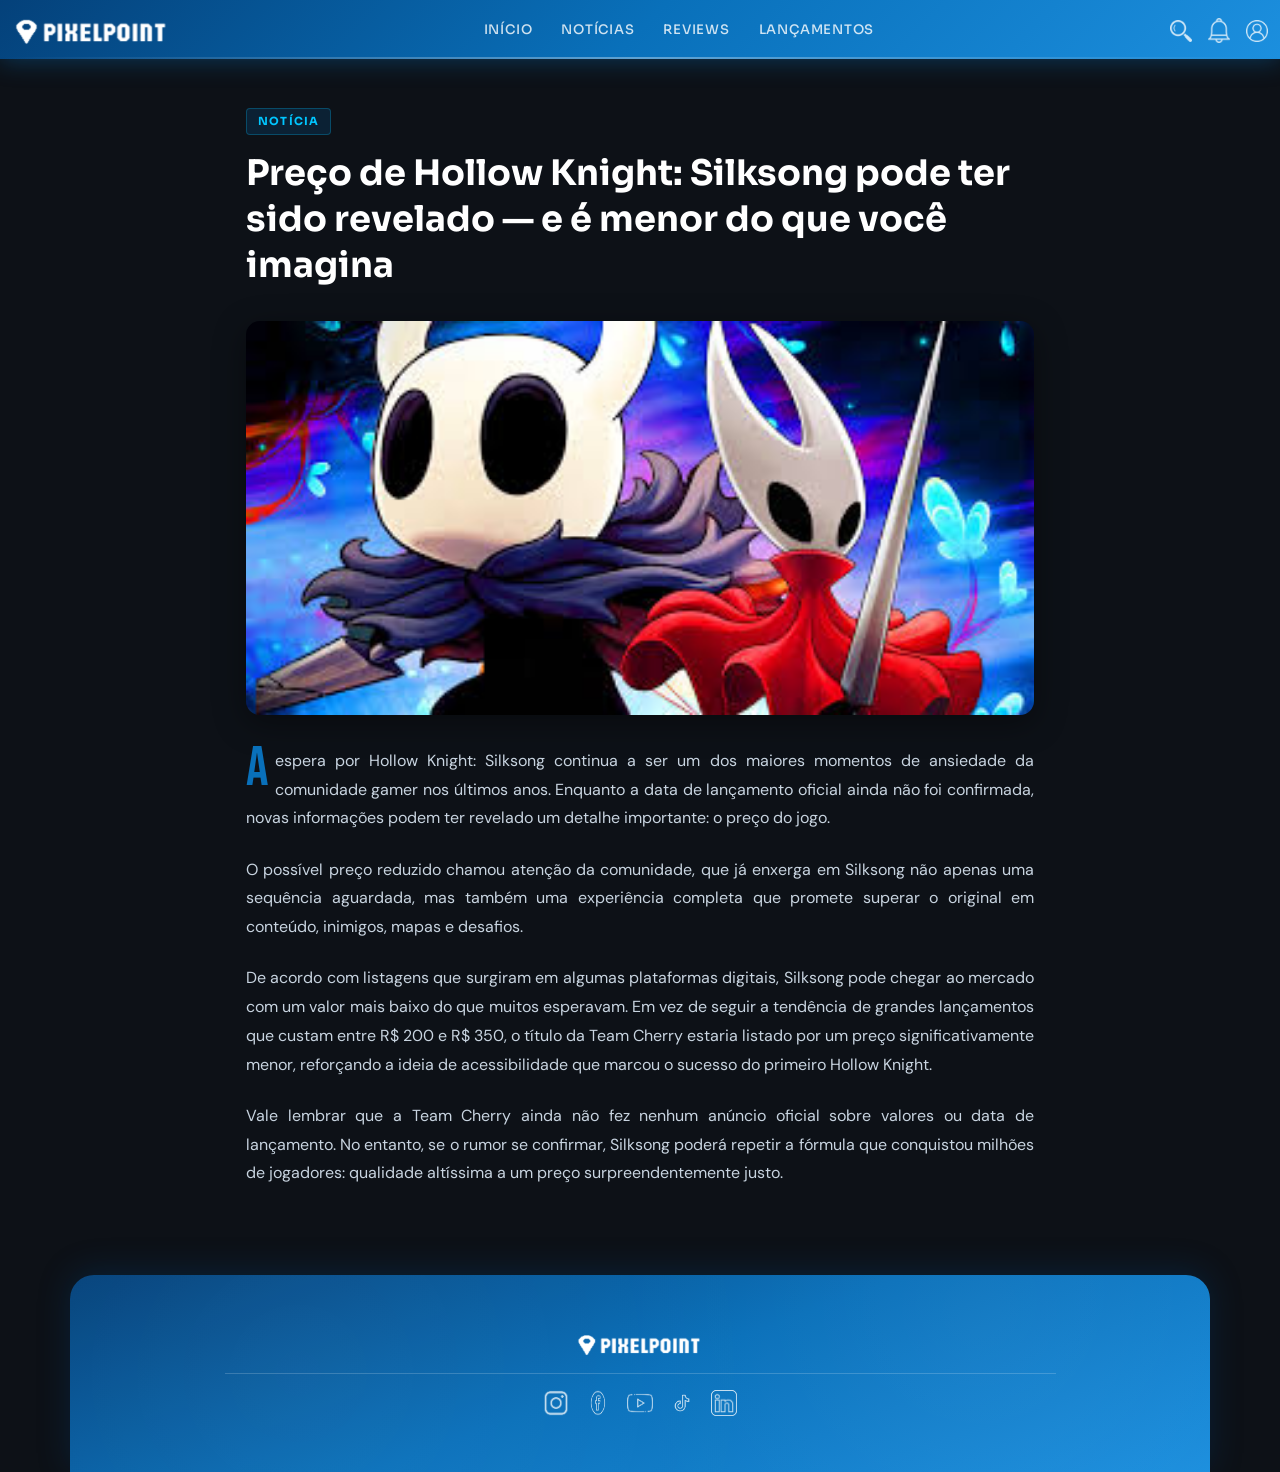
<file: noticia-hollow-knight.html>
<!DOCTYPE html>
<html lang="pt-br">
<head>
    <meta charset="UTF-8">
    <meta name="viewport" content="width=device-width, initial-scale=1.0">
    <link rel="stylesheet" href="assets/css/library/bootstrap.css">
    <link rel="stylesheet" href="assets/css/style.css">
    <script src="assets/js/library/bootstrap.js"></script>
    <link href="https://fonts.googleapis.com/css2?family=Bebas+Neue&family=Sora:wght@300;400;500;600;700&family=DM+Sans:wght@300;400;500&display=swap" rel="stylesheet">
    <title>PixelPoint — Hollow Knight: Silksong</title>
    <style>
        :root {
            --azul: #0970BA;
            --azul-escuro: #04417A;
            --accent: #00C6FF;
            --bg: #0D1117;
            --card-bg: #131920;
            --borda: rgba(9,112,186,0.20);
            --txt: #E8EDF3;
            --txt-muted: #7A8A9A;
        }
        * { box-sizing: border-box; margin: 0; padding: 0; }
        body { background: var(--bg); color: var(--txt); font-family: 'DM Sans', sans-serif; min-height: 100vh; display: flex; flex-direction: column; }
        .bg-navbar { background: linear-gradient(135deg, var(--azul-escuro), var(--azul), #1C8FDE) !important; box-shadow: 0 2px 24px rgba(9,112,186,0.40); position: sticky; top: 0; z-index: 100; }
        .bg-navbar .container-fluid { background: transparent !important; padding-block: 0.6rem; }
        .logo { max-width: 160px; filter: brightness(0) invert(1); }
        .navbar-nav a { font-family: 'Sora', sans-serif; font-size: 0.82rem; font-weight: 500; letter-spacing: 0.06em; text-transform: uppercase; color: rgba(255,255,255,0.80) !important; padding: 0.4rem 0.9rem !important; border-radius: 6px; transition: background 0.15s, color 0.15s; }
        .navbar-nav a:hover, .navbar-nav a.active { color: #fff !important; background: rgba(255,255,255,0.14); text-decoration: none !important; }
        .navbar-toggler { border: 1.5px solid rgba(255,255,255,0.4) !important; border-radius: 6px !important; }
        .navbar-toggler-icon { background-image: url("data:image/svg+xml,%3csvg xmlns='http://www.w3.org/2000/svg' viewBox='0 0 30 30'%3e%3cpath stroke='rgba(255,255,255,0.9)' stroke-linecap='round' stroke-width='2' d='M4 7h22M4 15h22M4 23h22'/%3e%3c/svg%3e") !important; }
        .icons-nav { list-style: none; display: flex; align-items: center; gap: 0.5rem; padding: 0; margin: 0; }
        .icons-nav li img { width: 22px; opacity: 0.8; filter: brightness(0) invert(1); transition: opacity 0.15s; cursor: pointer; }
        .icons-nav li img:hover { opacity: 1; }

        .article-wrap { max-width: 820px; margin: 0 auto; padding: 3rem 1rem 4rem; }
        .article-tag { display: inline-block; background: rgba(9,112,186,0.18); color: var(--accent); border: 1px solid rgba(0,198,255,0.25); font-family: 'Sora', sans-serif; font-size: 0.70rem; font-weight: 700; letter-spacing: 0.10em; text-transform: uppercase; padding: 0.22rem 0.7rem; border-radius: 4px; margin-bottom: 1rem; }
        .article-title { font-family: 'Sora', sans-serif; font-size: clamp(1.5rem, 3.5vw, 2.2rem); font-weight: 700; line-height: 1.3; color: #fff; margin-bottom: 2rem; }
        .article-hero { width: 100%; border-radius: 14px; overflow: hidden; margin-bottom: 2rem; box-shadow: 0 8px 32px rgba(0,0,0,0.4); }
        .article-hero img { width: 100%; display: block; }
        .article-body p { font-size: 1rem; line-height: 1.8; color: #C8D4E0; margin-bottom: 1.4rem; text-align: justify; }
        .article-body p:first-child::first-letter { font-family: 'Bebas Neue', sans-serif; font-size: 3.5rem; line-height: 0.8; float: left; margin-right: 0.12em; color: var(--azul); }

        .rodape { background: linear-gradient(160deg, var(--azul-escuro), var(--azul), #1C8FDE); border-radius: 24px 24px 0 0; padding: 2.5rem 1rem; margin-top: auto; position: relative; overflow: hidden; }
        .rodape::before { content: ''; position: absolute; inset: 0; background: radial-gradient(circle at 20% 50%, rgba(255,255,255,0.04), transparent 50%), radial-gradient(circle at 80% 20%, rgba(255,255,255,0.04), transparent 40%); }
        .rodape * { position: relative; }
        .separador-rodape { border: none; border-top: 1px solid rgba(255,255,255,0.18); opacity: 1; margin: 0 auto; }
        .footer-icons img { width: 26px; filter: brightness(0) invert(1); opacity: 0.75; transition: opacity 0.15s; }
        .footer-icons img:hover { opacity: 1; }
    </style>
</head>
<body>
    <header>
        <nav class="navbar navbar-expand-md bg-navbar mt-0 py-0">
            <div class="container-fluid py-2">
                <a class="navbar-brand" href="#"><img src="assets/images/logo.png" class="logo" alt="PixelPoint"></a>
                <button class="navbar-toggler" type="button" data-bs-toggle="collapse" data-bs-target="#navbarScroll"><span class="navbar-toggler-icon"></span></button>
                <div class="collapse navbar-collapse" id="navbarScroll">
                    <hr class="border-2 border-white mb-2 d-md-none">
                    <ul class="navbar-nav mx-auto my-2 my-md-0">
                        <li class="nav-item"><a class="nav-link" href="index.html">Início</a></li>
                        <li class="nav-item"><a class="nav-link" href="#">Notícias</a></li>
                        <li class="nav-item"><a class="nav-link" href="reviews.html">Reviews</a></li>
                        <li class="nav-item"><a class="nav-link" href="#">Lançamentos</a></li>
                    </ul>
                    <hr class="border-2 border-white mb-2 d-md-none">
                    <ul class="icons-nav d-flex text-center align-items-center justify-content-center">
                        <li class="nav-item me-2"><img src="assets/images/search.png" alt="Buscar"></li>
                        <li class="nav-item me-2"><img src="assets/images/g2.png" alt=""></li>
                        <li class="nav-item"><img src="assets/images/user.png" alt="Perfil"></li>
                    </ul>
                </div>
            </div>
        </nav>
    </header>

    <main style="flex:1;">
        <div class="container">
            <div class="article-wrap">
                <span class="article-tag">Notícia</span>
                <h1 class="article-title">Preço de Hollow Knight: Silksong pode ter sido revelado — e é menor do que você imagina</h1>
                <div class="article-hero">
                    <img src="assets/images/noticia_holow_knight.jpeg" alt="Hollow Knight Silksong">
                </div>
                <div class="article-body">
                    <p>A espera por Hollow Knight: Silksong continua a ser um dos maiores momentos de ansiedade da comunidade gamer nos últimos anos. Enquanto a data de lançamento oficial ainda não foi confirmada, novas informações podem ter revelado um detalhe importante: o preço do jogo.</p>
                    <p>O possível preço reduzido chamou atenção da comunidade, que já enxerga em Silksong não apenas uma sequência aguardada, mas também uma experiência completa que promete superar o original em conteúdo, inimigos, mapas e desafios.</p>
                    <p>De acordo com listagens que surgiram em algumas plataformas digitais, Silksong pode chegar ao mercado com um valor mais baixo do que muitos esperavam. Em vez de seguir a tendência de grandes lançamentos que custam entre R$ 200 e R$ 350, o título da Team Cherry estaria listado por um preço significativamente menor, reforçando a ideia de acessibilidade que marcou o sucesso do primeiro Hollow Knight.</p>
                    <p>Vale lembrar que a Team Cherry ainda não fez nenhum anúncio oficial sobre valores ou data de lançamento. No entanto, se o rumor se confirmar, Silksong poderá repetir a fórmula que conquistou milhões de jogadores: qualidade altíssima a um preço surpreendentemente justo.</p>
                </div>
            </div>
        </div>
    </main>

    <footer>
        <div class="container">
            <div class="row">
                <div class="col-12 rodape">
                    <div class="row justify-content-center">
                        <div class="col-5 col-md-2 my-3 text-center">
                            <img src="assets/images/logo.png" class="w-100" style="filter:brightness(0) invert(1); max-width:130px;" alt="PixelPoint">
                        </div>
                        <div class="col-12"><hr class="separador-rodape w-75"></div>
                    </div>
                    <div class="row justify-content-center">
                        <div class="col-10 my-3 text-center footer-icons d-flex justify-content-center gap-3 flex-wrap">
                            <img src="assets/images/insta.png" alt="Instagram">
                            <img src="assets/images/facebook.png" alt="Facebook">
                            <img src="assets/images/youtube.png" alt="YouTube">
                            <img src="assets/images/tiktok.png" alt="TikTok">
                            <img src="assets/images/linkedln.png" alt="LinkedIn">
                        </div>
                    </div>
                </div>
            </div>
        </div>
    </footer>
</body>
</html>
</file>
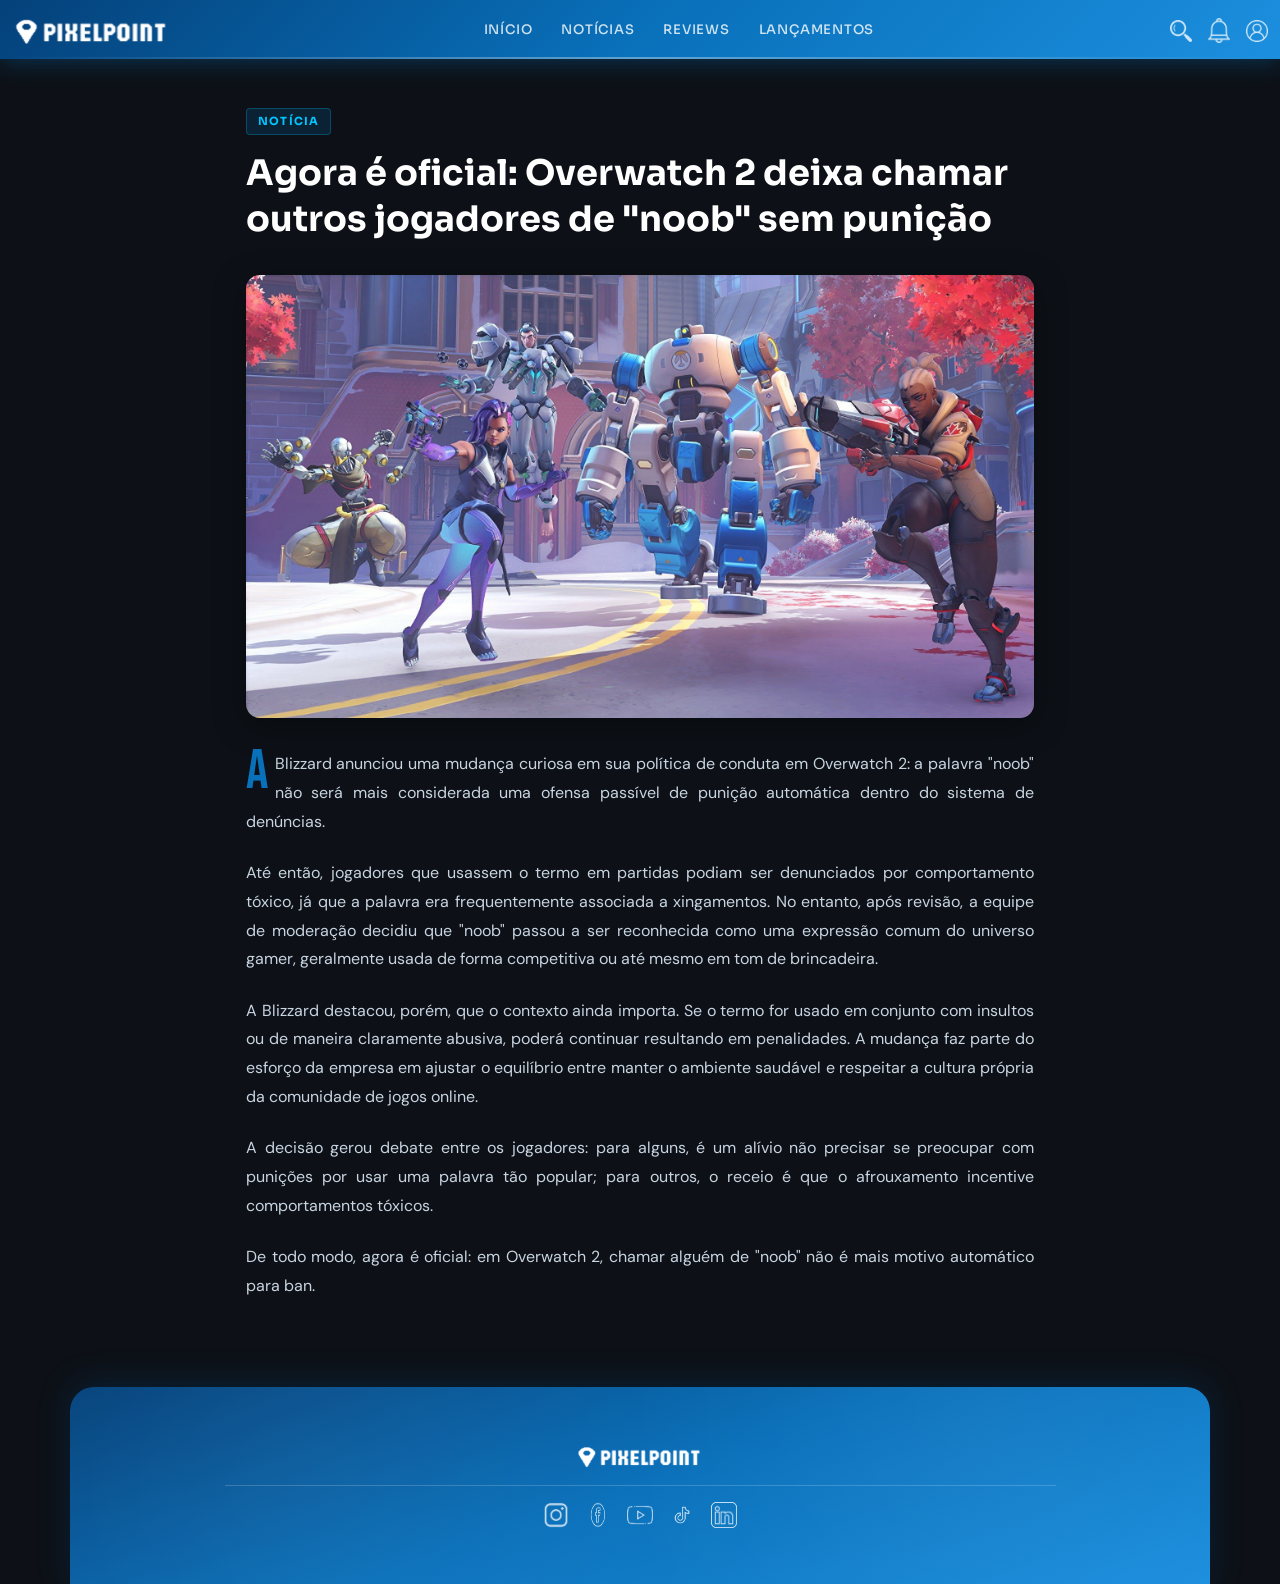
<file: noticia-overwatch.html>
<!DOCTYPE html>
<html lang="pt-br">
<head>
    <meta charset="UTF-8">
    <meta name="viewport" content="width=device-width, initial-scale=1.0">
    <link rel="stylesheet" href="assets/css/library/bootstrap.css">
    <link rel="stylesheet" href="assets/css/style.css">
    <script src="assets/js/library/bootstrap.js"></script>
    <link href="https://fonts.googleapis.com/css2?family=Bebas+Neue&family=Sora:wght@300;400;500;600;700&family=DM+Sans:wght@300;400;500&display=swap" rel="stylesheet">
    <title>PixelPoint — Overwatch 2</title>
    <style>
        :root {
            --azul: #0970BA;
            --azul-escuro: #04417A;
            --accent: #00C6FF;
            --bg: #0D1117;
            --card-bg: #131920;
            --borda: rgba(9,112,186,0.20);
            --txt: #E8EDF3;
            --txt-muted: #7A8A9A;
        }
        * { box-sizing: border-box; margin: 0; padding: 0; }
        body {
            background: var(--bg);
            color: var(--txt);
            font-family: 'DM Sans', sans-serif;
            min-height: 100vh;
            display: flex;
            flex-direction: column;
        }
        .bg-navbar {
            background: linear-gradient(135deg, var(--azul-escuro), var(--azul), #1C8FDE) !important;
            box-shadow: 0 2px 24px rgba(9,112,186,0.40);
            position: sticky; top: 0; z-index: 100;
        }
        .bg-navbar .container-fluid { background: transparent !important; padding-block: 0.6rem; }
        .logo { max-width: 160px; filter: brightness(0) invert(1); }
        .navbar-nav a {
            font-family: 'Sora', sans-serif;
            font-size: 0.82rem; font-weight: 500;
            letter-spacing: 0.06em; text-transform: uppercase;
            color: rgba(255,255,255,0.80) !important;
            padding: 0.4rem 0.9rem !important;
            border-radius: 6px;
            transition: background 0.15s, color 0.15s;
        }
        .navbar-nav a:hover, .navbar-nav a.active { color: #fff !important; background: rgba(255,255,255,0.14); text-decoration: none !important; }
        .navbar-toggler { border: 1.5px solid rgba(255,255,255,0.4) !important; border-radius: 6px !important; }
        .navbar-toggler-icon { background-image: url("data:image/svg+xml,%3csvg xmlns='http://www.w3.org/2000/svg' viewBox='0 0 30 30'%3e%3cpath stroke='rgba(255,255,255,0.9)' stroke-linecap='round' stroke-width='2' d='M4 7h22M4 15h22M4 23h22'/%3e%3c/svg%3e") !important; }
        .icons-nav { list-style: none; display: flex; align-items: center; gap: 0.5rem; padding: 0; margin: 0; }
        .icons-nav li img { width: 22px; opacity: 0.8; filter: brightness(0) invert(1); transition: opacity 0.15s; cursor: pointer; }
        .icons-nav li img:hover { opacity: 1; }

        /* ARTICLE */
        .article-wrap { max-width: 820px; margin: 0 auto; padding: 3rem 1rem 4rem; }

        .article-tag {
            display: inline-block;
            background: rgba(9,112,186,0.18);
            color: var(--accent);
            border: 1px solid rgba(0,198,255,0.25);
            font-family: 'Sora', sans-serif;
            font-size: 0.70rem; font-weight: 700;
            letter-spacing: 0.10em; text-transform: uppercase;
            padding: 0.22rem 0.7rem;
            border-radius: 4px;
            margin-bottom: 1rem;
        }

        .article-title {
            font-family: 'Sora', sans-serif;
            font-size: clamp(1.5rem, 3.5vw, 2.2rem);
            font-weight: 700;
            line-height: 1.3;
            color: #fff;
            margin-bottom: 2rem;
        }

        .article-hero {
            width: 100%;
            border-radius: 14px;
            overflow: hidden;
            margin-bottom: 2rem;
            box-shadow: 0 8px 32px rgba(0,0,0,0.4);
        }
        .article-hero img { width: 100%; display: block; }

        .article-body p {
            font-size: 1rem;
            line-height: 1.8;
            color: #C8D4E0;
            margin-bottom: 1.4rem;
            text-align: justify;
        }
        .article-body p:first-child::first-letter {
            font-family: 'Bebas Neue', sans-serif;
            font-size: 3.5rem;
            line-height: 0.8;
            float: left;
            margin-right: 0.12em;
            color: var(--azul);
        }

        .article-divider {
            border: none;
            border-top: 1px solid var(--borda);
            margin: 2rem 0;
        }

        /* FOOTER */
        .rodape {
            background: linear-gradient(160deg, var(--azul-escuro), var(--azul), #1C8FDE);
            border-radius: 24px 24px 0 0;
            padding: 2.5rem 1rem;
            margin-top: auto;
            position: relative; overflow: hidden;
        }
        .rodape::before {
            content: ''; position: absolute; inset: 0;
            background: radial-gradient(circle at 20% 50%, rgba(255,255,255,0.04), transparent 50%),
                        radial-gradient(circle at 80% 20%, rgba(255,255,255,0.04), transparent 40%);
        }
        .rodape * { position: relative; }
        .separador-rodape { border: none; border-top: 1px solid rgba(255,255,255,0.18); opacity: 1; margin: 0 auto; }
        .footer-icons img { width: 26px; filter: brightness(0) invert(1); opacity: 0.75; transition: opacity 0.15s; }
        .footer-icons img:hover { opacity: 1; }
    </style>
</head>
<body>
    <header>
        <nav class="navbar navbar-expand-md bg-navbar mt-0 py-0">
            <div class="container-fluid py-2">
                <a class="navbar-brand" href="#"><img src="assets/images/logo.png" class="logo" alt="PixelPoint"></a>
                <button class="navbar-toggler" type="button" data-bs-toggle="collapse" data-bs-target="#navbarScroll">
                    <span class="navbar-toggler-icon"></span>
                </button>
                <div class="collapse navbar-collapse" id="navbarScroll">
                    <hr class="border-2 border-white mb-2 d-md-none">
                    <ul class="navbar-nav mx-auto my-2 my-md-0">
                        <li class="nav-item"><a class="nav-link" href="index.html">Início</a></li>
                        <li class="nav-item"><a class="nav-link" href="#">Notícias</a></li>
                        <li class="nav-item"><a class="nav-link" href="reviews.html">Reviews</a></li>
                        <li class="nav-item"><a class="nav-link" href="#">Lançamentos</a></li>
                    </ul>
                    <hr class="border-2 border-white mb-2 d-md-none">
                    <ul class="icons-nav d-flex text-center align-items-center justify-content-center">
                        <li class="nav-item me-2"><img src="assets/images/search.png" alt="Buscar"></li>
                        <li class="nav-item me-2"><img src="assets/images/g2.png" alt=""></li>
                        <li class="nav-item"><img src="assets/images/user.png" alt="Perfil"></li>
                    </ul>
                </div>
            </div>
        </nav>
    </header>

    <main style="flex:1;">
        <div class="container">
            <div class="article-wrap">
                <span class="article-tag">Notícia</span>
                <h1 class="article-title">Agora é oficial: Overwatch 2 deixa chamar outros jogadores de "noob" sem punição</h1>
                <div class="article-hero">
                    <img src="assets/images/noticia_overwatch.jpeg" alt="Overwatch 2">
                </div>
                <div class="article-body">
                    <p>A Blizzard anunciou uma mudança curiosa em sua política de conduta em Overwatch 2: a palavra "noob" não será mais considerada uma ofensa passível de punição automática dentro do sistema de denúncias.</p>
                    <p>Até então, jogadores que usassem o termo em partidas podiam ser denunciados por comportamento tóxico, já que a palavra era frequentemente associada a xingamentos. No entanto, após revisão, a equipe de moderação decidiu que "noob" passou a ser reconhecida como uma expressão comum do universo gamer, geralmente usada de forma competitiva ou até mesmo em tom de brincadeira.</p>
                    <p>A Blizzard destacou, porém, que o contexto ainda importa. Se o termo for usado em conjunto com insultos ou de maneira claramente abusiva, poderá continuar resultando em penalidades. A mudança faz parte do esforço da empresa em ajustar o equilíbrio entre manter o ambiente saudável e respeitar a cultura própria da comunidade de jogos online.</p>
                    <p>A decisão gerou debate entre os jogadores: para alguns, é um alívio não precisar se preocupar com punições por usar uma palavra tão popular; para outros, o receio é que o afrouxamento incentive comportamentos tóxicos.</p>
                    <p>De todo modo, agora é oficial: em Overwatch 2, chamar alguém de "noob" não é mais motivo automático para ban.</p>
                </div>
            </div>
        </div>
    </main>

    <footer>
        <div class="container">
            <div class="row">
                <div class="col-12 rodape">
                    <div class="row justify-content-center">
                        <div class="col-5 col-md-2 my-3 text-center">
                            <img src="assets/images/logo.png" class="w-100" style="filter:brightness(0) invert(1); max-width:130px;" alt="PixelPoint">
                        </div>
                        <div class="col-12"><hr class="separador-rodape w-75"></div>
                    </div>
                    <div class="row justify-content-center">
                        <div class="col-10 my-3 text-center footer-icons d-flex justify-content-center gap-3 flex-wrap">
                            <img src="assets/images/insta.png" alt="Instagram">
                            <img src="assets/images/facebook.png" alt="Facebook">
                            <img src="assets/images/youtube.png" alt="YouTube">
                            <img src="assets/images/tiktok.png" alt="TikTok">
                            <img src="assets/images/linkedln.png" alt="LinkedIn">
                        </div>
                    </div>
                </div>
            </div>
        </div>
    </footer>
</body>
</html>
</file>
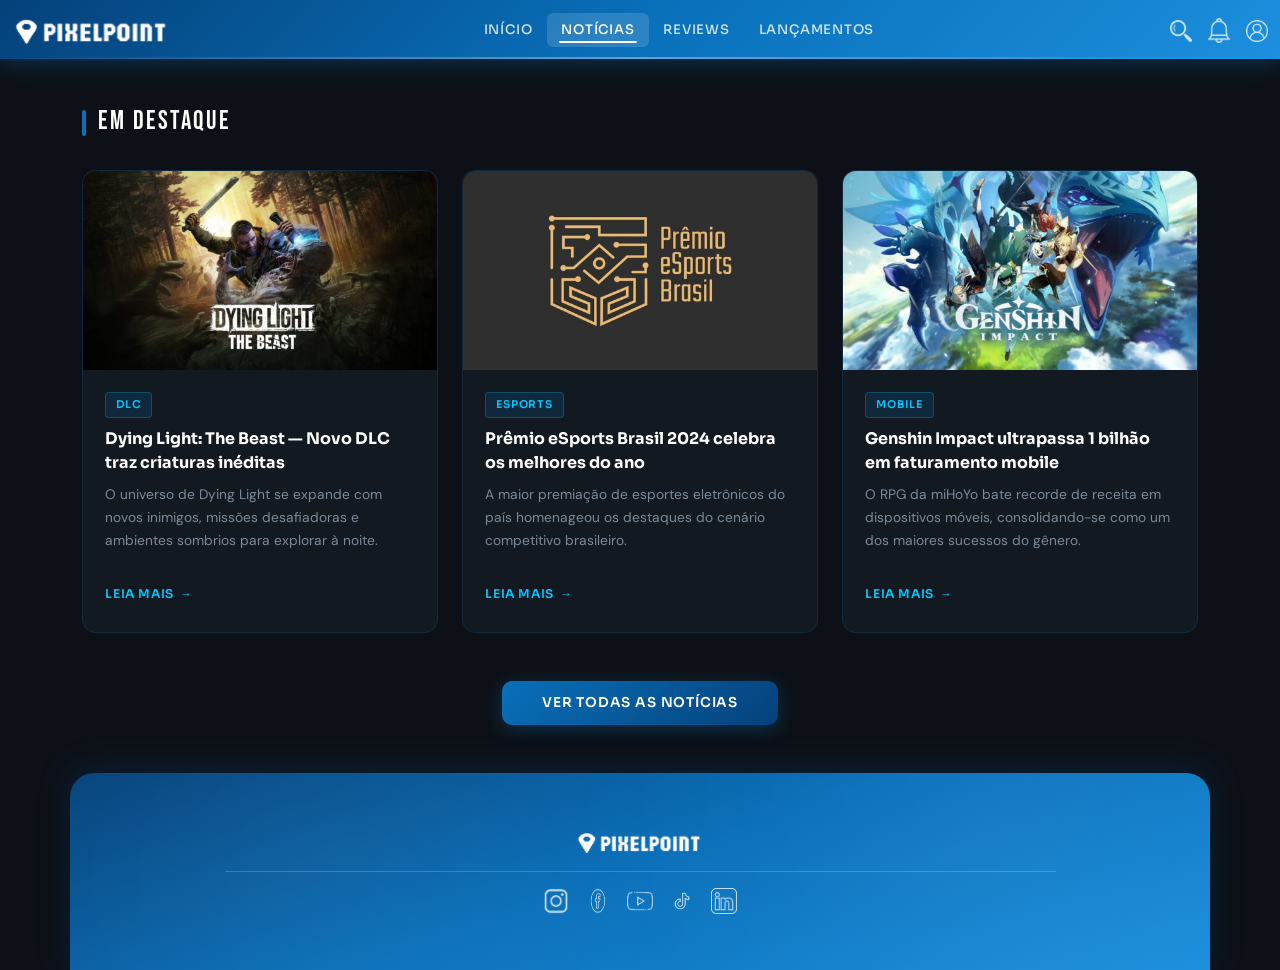
<file: noticia-principal.html>
<!DOCTYPE html>
<html lang="pt-br">
<head>
    <meta charset="UTF-8">
    <meta name="viewport" content="width=device-width, initial-scale=1.0">
    <link rel="stylesheet" href="assets/css/library/bootstrap.css">
    <link rel="stylesheet" href="assets/css/style.css">
    <script src="assets/js/library/bootstrap.js"></script>
    <link href="https://fonts.googleapis.com/css2?family=Bebas+Neue&family=Sora:wght@300;400;500;600;700&family=DM+Sans:wght@300;400;500&display=swap" rel="stylesheet">
    <title>PixelPoint — Notícias</title>
    <style>
        :root {
            --azul: #0970BA;
            --azul-escuro: #04417A;
            --accent: #00C6FF;
            --bg: #0D1117;
            --card-bg: #131920;
            --borda: rgba(9,112,186,0.20);
            --txt: #E8EDF3;
            --txt-muted: #7A8A9A;
        }
        * { box-sizing: border-box; margin: 0; padding: 0; }
        body {
            background: var(--bg);
            color: var(--txt);
            font-family: 'DM Sans', sans-serif;
            min-height: 100vh;
            display: flex;
            flex-direction: column;
        }
        .bg-navbar {
            background: linear-gradient(135deg, var(--azul-escuro), var(--azul), #1C8FDE) !important;
            box-shadow: 0 2px 24px rgba(9,112,186,0.40);
            position: sticky; top: 0; z-index: 100;
        }
        .bg-navbar .container-fluid { background: transparent !important; padding-block: 0.6rem; }
        .logo { max-width: 160px; filter: brightness(0) invert(1); }
        .navbar-nav a {
            font-family: 'Sora', sans-serif;
            font-size: 0.82rem; font-weight: 500;
            letter-spacing: 0.06em; text-transform: uppercase;
            color: rgba(255,255,255,0.80) !important;
            padding: 0.4rem 0.9rem !important;
            border-radius: 6px;
            transition: background 0.15s, color 0.15s;
        }
        .navbar-nav a:hover, .navbar-nav a.active { color: #fff !important; background: rgba(255,255,255,0.14); text-decoration: none !important; }
        .navbar-toggler { border: 1.5px solid rgba(255,255,255,0.4) !important; border-radius: 6px !important; }
        .navbar-toggler-icon { background-image: url("data:image/svg+xml,%3csvg xmlns='http://www.w3.org/2000/svg' viewBox='0 0 30 30'%3e%3cpath stroke='rgba(255,255,255,0.9)' stroke-linecap='round' stroke-width='2' d='M4 7h22M4 15h22M4 23h22'/%3e%3c/svg%3e") !important; }
        .icons-nav { list-style: none; display: flex; align-items: center; gap: 0.5rem; padding: 0; margin: 0; }
        .icons-nav li img { width: 22px; opacity: 0.8; filter: brightness(0) invert(1); transition: opacity 0.15s; cursor: pointer; }
        .icons-nav li img:hover { opacity: 1; }

        /* HERO BANNER */
        .hero-banner {
            position: relative;
            overflow: hidden;
            max-height: 420px;
        }
        .hero-banner img { width: 100%; height: 100%; object-fit: cover; display: block; }
        .hero-banner::after {
            content: '';
            position: absolute; inset: 0;
            background: linear-gradient(to bottom, transparent 30%, var(--bg) 100%);
        }
        .hero-banner .hero-label {
            position: absolute;
            bottom: 2rem; left: 2.5rem;
            z-index: 2;
            font-family: 'Bebas Neue', sans-serif;
            font-size: clamp(1.8rem, 4vw, 3rem);
            letter-spacing: 0.08em;
            color: #fff;
            text-shadow: 0 2px 20px rgba(0,0,0,0.6);
        }
        .hero-banner .hero-label span { color: var(--accent); }

        /* SECTION TITLE */
        .section-title {
            font-family: 'Bebas Neue', sans-serif;
            font-size: 1.6rem;
            letter-spacing: 0.1em;
            color: #fff;
            display: flex;
            align-items: center;
            gap: 0.75rem;
            margin-bottom: 2rem;
        }
        .section-title::before {
            content: '';
            width: 4px; height: 1.6rem;
            background: var(--azul);
            border-radius: 2px;
            display: block;
        }

        /* NEWS CARDS */
        .news-card {
            background: var(--card-bg);
            border: 1px solid var(--borda);
            border-radius: 14px;
            overflow: hidden;
            transition: transform 0.25s ease, box-shadow 0.25s ease, border-color 0.25s;
            animation: fadeUp 0.5s ease both;
        }
        .news-card:nth-child(2) { animation-delay: 0.1s; }
        .news-card:nth-child(3) { animation-delay: 0.2s; }
        .news-card:hover {
            transform: translateY(-5px);
            box-shadow: 0 10px 36px rgba(9,112,186,0.20);
            border-color: rgba(9,112,186,0.45);
        }
        @keyframes fadeUp {
            from { opacity: 0; transform: translateY(20px); }
            to   { opacity: 1; transform: translateY(0); }
        }
        .news-card .img-wrap { overflow: hidden; aspect-ratio: 16/9; }
        .news-card .img-wrap img { width: 100%; height: 100%; object-fit: cover; transition: transform 0.4s; }
        .news-card:hover .img-wrap img { transform: scale(1.06); }
        .news-card .body { padding: 1.25rem 1.4rem 1.6rem; }
        .news-card .tag {
            display: inline-block;
            background: rgba(9,112,186,0.18);
            color: var(--accent);
            border: 1px solid rgba(0,198,255,0.25);
            font-family: 'Sora', sans-serif;
            font-size: 0.67rem;
            font-weight: 600;
            letter-spacing: 0.08em;
            text-transform: uppercase;
            padding: 0.18rem 0.6rem;
            border-radius: 4px;
            margin-bottom: 0.6rem;
        }
        .news-card h3 {
            font-family: 'Sora', sans-serif;
            font-size: 1rem;
            font-weight: 700;
            line-height: 1.45;
            color: #fff;
            margin-bottom: 0.6rem;
        }
        .news-card p { font-size: 0.86rem; color: var(--txt-muted); line-height: 1.65; }
        .news-card .read-more {
            display: inline-flex; align-items: center; gap: 0.35rem;
            margin-top: 1rem;
            font-family: 'Sora', sans-serif;
            font-size: 0.76rem; font-weight: 600;
            letter-spacing: 0.05em; text-transform: uppercase;
            color: var(--accent); text-decoration: none;
            transition: gap 0.15s;
        }
        .news-card .read-more:hover { gap: 0.65rem; }
        .news-card .read-more::after { content: '→'; }

        /* BTN */
        .btn-carousel {
            font-family: 'Sora', sans-serif;
            font-weight: 600; font-size: 0.85rem;
            letter-spacing: 0.06em; text-transform: uppercase;
            padding: 0.75rem 2.5rem;
            background: linear-gradient(135deg, var(--azul), var(--azul-escuro));
            color: #fff; border: none;
            border-radius: 10px;
            box-shadow: 0 4px 18px rgba(9,112,186,0.35);
            cursor: pointer;
            transition: transform 0.15s, box-shadow 0.15s, filter 0.15s;
        }
        .btn-carousel:hover { transform: translateY(-2px); box-shadow: 0 8px 28px rgba(9,112,186,0.45); filter: brightness(1.08); color: #fff; }

        /* FOOTER */
        .rodape {
            background: linear-gradient(160deg, var(--azul-escuro), var(--azul), #1C8FDE);
            border-radius: 24px 24px 0 0;
            padding: 2.5rem 1rem;
            position: relative; overflow: hidden;
        }
        .rodape::before {
            content: ''; position: absolute; inset: 0;
            background: radial-gradient(circle at 20% 50%, rgba(255,255,255,0.04), transparent 50%),
                        radial-gradient(circle at 80% 20%, rgba(255,255,255,0.04), transparent 40%);
        }
        .rodape * { position: relative; }
        .separador-rodape { border: none; border-top: 1px solid rgba(255,255,255,0.18); opacity: 1; margin: 0 auto; }
        .footer-icons img { width: 26px; filter: brightness(0) invert(1); opacity: 0.75; transition: opacity 0.15s; }
        .footer-icons img:hover { opacity: 1; }
    </style>
</head>
<body>
    <header>
        <nav class="navbar navbar-expand-md bg-navbar mt-0 py-0">
            <div class="container-fluid py-2">
                <a class="navbar-brand" href="#"><img src="assets/images/logo.png" class="logo" alt="PixelPoint"></a>
                <button class="navbar-toggler" type="button" data-bs-toggle="collapse" data-bs-target="#navbarScroll">
                    <span class="navbar-toggler-icon"></span>
                </button>
                <div class="collapse navbar-collapse" id="navbarScroll">
                    <hr class="border-2 border-white mb-2 d-md-none">
                    <ul class="navbar-nav mx-auto my-2 my-md-0">
                        <li class="nav-item"><a class="nav-link" href="index.html">Início</a></li>
                        <li class="nav-item"><a class="nav-link active" href="noticia-principal.html">Notícias</a></li>
                        <li class="nav-item"><a class="nav-link" href="reviews.html">Reviews</a></li>
                        <li class="nav-item"><a class="nav-link" href="lancamento.html">Lançamentos</a></li>
                    </ul>
                    <hr class="border-2 border-white mb-2 d-md-none">
                    <ul class="icons-nav d-flex text-center align-items-center justify-content-center">
                        <li class="nav-item me-2"><img src="assets/images/search.png" alt="Buscar"></li>
                        <li class="nav-item me-2"><img src="assets/images/g2.png" alt=""></li>
                        <li class="nav-item"><img src="assets/images/user.png" alt="Perfil"></li>
                    </ul>
                </div>
            </div>
        </nav>
    </header>

    <div class="hero-banner d-none d-md-block">

        <div class="hero-label">ÚLTIMAS <span>NOTÍCIAS</span></div>
    </div>

    <main style="flex: 1;">
        <div class="container py-5">
            <h2 class="section-title">Em destaque</h2>
            <div class="row g-4 mb-5">
                <div class="col-12 col-md-4">
                    <div class="news-card">
                        <div class="img-wrap">
                            <img src="assets/images/img_3495-1-560x317.jpg" alt="Dying Light The Beast">
                        </div>
                        <div class="body">
                            <span class="tag">DLC</span>
                            <h3>Dying Light: The Beast — Novo DLC traz criaturas inéditas</h3>
                            <p>O universo de Dying Light se expande com novos inimigos, missões desafiadoras e ambientes sombrios para explorar à noite.</p>
                            <a href="#" class="read-more">Leia mais</a>
                        </div>
                    </div>
                </div>
                <div class="col-12 col-md-4">
                    <div class="news-card">
                        <div class="img-wrap">
                            <img src="assets/images/Premio-eSPORTS-Brasil-2024-560x317.jpg" alt="eSports Brasil">
                        </div>
                        <div class="body">
                            <span class="tag">eSports</span>
                            <h3>Prêmio eSports Brasil 2024 celebra os melhores do ano</h3>
                            <p>A maior premiação de esportes eletrônicos do país homenageou os destaques do cenário competitivo brasileiro.</p>
                            <a href="#" class="read-more">Leia mais</a>
                        </div>
                    </div>
                </div>
                <div class="col-12 col-md-4">
                    <div class="news-card">
                        <div class="img-wrap">
                            <img src="assets/images/miHoYo-Fatura-1-Bilhao-com-Versao-Mobile-de-Genshin-Impact-1600x900-1-560x317.jpg" alt="Genshin Impact">
                        </div>
                        <div class="body">
                            <span class="tag">Mobile</span>
                            <h3>Genshin Impact ultrapassa 1 bilhão em faturamento mobile</h3>
                            <p>O RPG da miHoYo bate recorde de receita em dispositivos móveis, consolidando-se como um dos maiores sucessos do gênero.</p>
                            <a href="#" class="read-more">Leia mais</a>
                        </div>
                    </div>
                </div>
            </div>
            <div class="text-center">
                <button class="btn btn-carousel">Ver todas as notícias</button>
            </div>
        </div>
    </main>

    <footer>
        <div class="container">
            <div class="row">
                <div class="col-12 rodape">
                    <div class="row justify-content-center">
                        <div class="col-5 col-md-2 my-3 text-center">
                            <img src="assets/images/logo.png" class="w-100" style="filter: brightness(0) invert(1); max-width:130px;" alt="PixelPoint">
                        </div>
                        <div class="col-12"><hr class="separador-rodape w-75"></div>
                    </div>
                    <div class="row justify-content-center">
                        <div class="col-10 my-3 text-center footer-icons d-flex justify-content-center gap-3 flex-wrap">
                            <img src="assets/images/insta.png" alt="Instagram">
                            <img src="assets/images/facebook.png" alt="Facebook">
                            <img src="assets/images/youtube.png" alt="YouTube">
                            <img src="assets/images/tiktok.png" alt="TikTok">
                            <img src="assets/images/linkedln.png" alt="LinkedIn">
                        </div>
                    </div>
                </div>
            </div>
        </div>
    </footer>
</body>
</html>
</file>
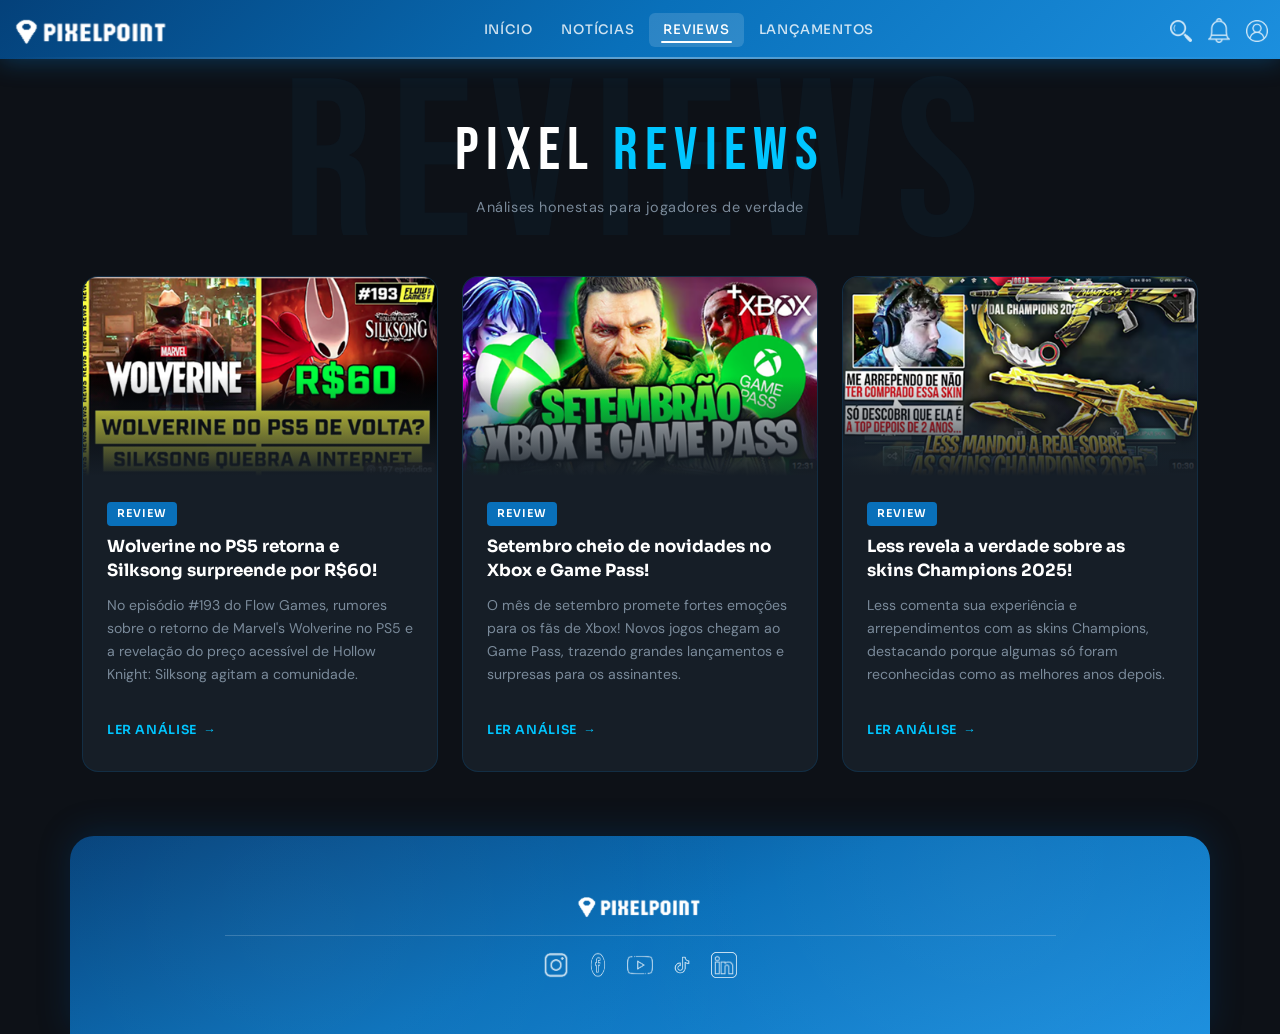
<file: reviews.html>
<!DOCTYPE html>
<html lang="pt-br">
<head>
    <meta charset="UTF-8">
    <meta name="viewport" content="width=device-width, initial-scale=1.0">
    <link rel="stylesheet" href="assets/css/library/bootstrap.css">
    <link rel="stylesheet" href="assets/css/style.css">
    <script src="assets/js/library/bootstrap.js"></script>
    <link rel="preconnect" href="https://fonts.googleapis.com">
    <link href="https://fonts.googleapis.com/css2?family=Bebas+Neue&family=Sora:wght@300;400;500;600;700&family=DM+Sans:wght@300;400;500&display=swap" rel="stylesheet">
    <title>PixelPoint — Reviews</title>
    <style>
        :root {
            --azul: #0970BA;
            --azul-escuro: #04417A;
            --azul-brilho: #1C8FDE;
            --bg: #0D1117;
            --bg2: #131920;
            --card-bg: #161E27;
            --borda: rgba(9,112,186,0.20);
            --txt: #E8EDF3;
            --txt-muted: #7A8A9A;
            --accent: #00C6FF;
        }
        * { box-sizing: border-box; margin: 0; padding: 0; }
        body {
            background: var(--bg);
            color: var(--txt);
            font-family: 'DM Sans', sans-serif;
            min-height: 100vh;
            display: flex;
            flex-direction: column;
        }

        /* NAVBAR */
        .bg-navbar {
            background: linear-gradient(135deg, var(--azul-escuro), var(--azul), #1C8FDE) !important;
            box-shadow: 0 2px 24px rgba(9,112,186,0.40);
            position: sticky; top: 0; z-index: 100;
        }
        .bg-navbar .container-fluid { background: transparent !important; padding-block: 0.6rem; }
        .logo { max-width: 160px; filter: brightness(0) invert(1); }
        .navbar-nav a {
            font-family: 'Sora', sans-serif;
            font-size: 0.82rem;
            font-weight: 500;
            letter-spacing: 0.06em;
            text-transform: uppercase;
            color: rgba(255,255,255,0.80) !important;
            padding: 0.4rem 0.9rem !important;
            border-radius: 6px;
            transition: background 0.15s, color 0.15s;
            position: relative;
        }
        .navbar-nav a:hover, .navbar-nav a.active {
            color: #fff !important;
            background: rgba(255,255,255,0.14);
            text-decoration: none !important;
        }
        .navbar-toggler { border: 1.5px solid rgba(255,255,255,0.4) !important; border-radius: 6px !important; }
        .navbar-toggler-icon { background-image: url("data:image/svg+xml,%3csvg xmlns='http://www.w3.org/2000/svg' viewBox='0 0 30 30'%3e%3cpath stroke='rgba(255,255,255,0.9)' stroke-linecap='round' stroke-width='2' d='M4 7h22M4 15h22M4 23h22'/%3e%3c/svg%3e") !important; }
        .icons-nav { list-style: none; display: flex; align-items: center; gap: 0.5rem; padding: 0; margin: 0; }
        .icons-nav li img { width: 22px; opacity: 0.8; filter: brightness(0) invert(1); transition: opacity 0.15s; cursor: pointer; }
        .icons-nav li img:hover { opacity: 1; }

        /* PAGE HEADER */
        .page-header {
            padding: 3.5rem 0 2.5rem;
            position: relative;
            overflow: hidden;
        }
        .page-header::before {
            content: 'REVIEWS';
            position: absolute;
            top: 50%; left: 50%;
            transform: translate(-50%, -50%);
            font-family: 'Bebas Neue', sans-serif;
            font-size: clamp(5rem, 18vw, 14rem);
            color: rgba(9,112,186,0.06);
            white-space: nowrap;
            pointer-events: none;
            letter-spacing: 0.08em;
        }
        .page-header h1 {
            font-family: 'Bebas Neue', sans-serif;
            font-size: clamp(2.2rem, 5vw, 3.8rem);
            letter-spacing: 0.12em;
            color: #fff;
            text-align: center;
            position: relative;
        }
        .page-header h1 span { color: var(--accent); }
        .page-header .subtitle {
            text-align: center;
            color: var(--txt-muted);
            font-size: 0.9rem;
            letter-spacing: 0.04em;
            margin-top: 0.5rem;
            position: relative;
        }

        /* REVIEW CARDS */
        .reviews-list { padding-bottom: 4rem; }

        .review-card {
            background: var(--card-bg);
            border: 1px solid var(--borda);
            border-radius: 16px;
            overflow: hidden;
            display: flex;
            flex-direction: column;
            transition: transform 0.25s ease, box-shadow 0.25s ease, border-color 0.25s;
            animation: fadeUp 0.5s ease both;
        }
        .review-card:hover {
            transform: translateY(-6px);
            box-shadow: 0 12px 40px rgba(9,112,186,0.22);
            border-color: rgba(9,112,186,0.50);
        }
        @keyframes fadeUp {
            from { opacity: 0; transform: translateY(24px); }
            to   { opacity: 1; transform: translateY(0); }
        }
        .review-card:nth-child(2) { animation-delay: 0.1s; }
        .review-card:nth-child(3) { animation-delay: 0.2s; }

        .review-card .thumb-wrap {
            position: relative;
            overflow: hidden;
            aspect-ratio: 16/9;
        }
        .review-card .thumb-wrap img {
            width: 100%; height: 100%;
            object-fit: cover;
            transition: transform 0.4s ease;
        }
        .review-card:hover .thumb-wrap img { transform: scale(1.05); }
        .review-card .thumb-wrap::after {
            content: '';
            position: absolute; inset: 0;
            background: linear-gradient(to top, var(--card-bg) 0%, transparent 50%);
        }

        .review-card .tag {
            display: inline-block;
            background: var(--azul);
            color: #fff;
            font-family: 'Sora', sans-serif;
            font-size: 0.68rem;
            font-weight: 600;
            letter-spacing: 0.08em;
            text-transform: uppercase;
            padding: 0.2rem 0.65rem;
            border-radius: 4px;
            margin-bottom: 0.6rem;
        }

        .review-card .body { padding: 1.4rem 1.5rem 1.8rem; }
        .review-card h3 {
            font-family: 'Sora', sans-serif;
            font-size: 1.05rem;
            font-weight: 700;
            line-height: 1.4;
            color: #fff;
            margin-bottom: 0.7rem;
        }
        .review-card p {
            font-size: 0.88rem;
            color: var(--txt-muted);
            line-height: 1.65;
        }
        .review-card .read-more {
            display: inline-flex;
            align-items: center;
            gap: 0.4rem;
            margin-top: 1.1rem;
            font-family: 'Sora', sans-serif;
            font-size: 0.78rem;
            font-weight: 600;
            letter-spacing: 0.05em;
            text-transform: uppercase;
            color: var(--accent);
            text-decoration: none;
            transition: gap 0.15s;
        }
        .review-card .read-more:hover { gap: 0.7rem; }
        .review-card .read-more::after { content: '→'; }

        .divider {
            border: none;
            border-top: 1px solid var(--borda);
            margin: 0;
        }

        /* FOOTER */
        .rodape {
            background: linear-gradient(160deg, var(--azul-escuro), var(--azul), #1C8FDE);
            border-radius: 24px 24px 0 0;
            padding: 2.5rem 1rem;
            margin-top: auto;
            position: relative;
            overflow: hidden;
        }
        .rodape::before {
            content: '';
            position: absolute; inset: 0;
            background: radial-gradient(circle at 20% 50%, rgba(255,255,255,0.04), transparent 50%),
                        radial-gradient(circle at 80% 20%, rgba(255,255,255,0.04), transparent 40%);
        }
        .rodape * { position: relative; }
        .separador-rodape { border: none; border-top: 1px solid rgba(255,255,255,0.18); opacity: 1; margin: 0 auto; }
        .rodape img.logo { max-width: 130px; filter: brightness(0) invert(1); }
        .footer-icons img { width: 26px; filter: brightness(0) invert(1); opacity: 0.75; transition: opacity 0.15s; }
        .footer-icons img:hover { opacity: 1; }
    </style>
</head>
<body>
    <header>
        <nav class="navbar navbar-expand-md bg-navbar mt-0 py-0">
            <div class="container-fluid py-2">
                <a class="navbar-brand" href="#"><img src="assets/images/logo.png" class="logo" alt="PixelPoint"></a>
                <button class="navbar-toggler" type="button" data-bs-toggle="collapse" data-bs-target="#navbarScroll" aria-controls="navbarScroll" aria-expanded="false">
                    <span class="navbar-toggler-icon"></span>
                </button>
                <div class="collapse navbar-collapse" id="navbarScroll">
                    <hr class="border-2 border-white mb-2 d-md-none">
                    <ul class="navbar-nav mx-auto my-2 my-md-0">
                        <li class="nav-item"><a class="nav-link" href="index.html">Início</a></li>
                        <li class="nav-item"><a class="nav-link" href="noticia-principal.html">Notícias</a></li>
                        <li class="nav-item"><a class="nav-link active" href="reviews.html">Reviews</a></li>
                        <li class="nav-item"><a class="nav-link" href="lancamento.html">Lançamentos</a></li>
                    </ul>
                    <hr class="border-2 border-white mb-2 d-md-none">
                    <ul class="icons-nav d-flex text-center align-items-center justify-content-center">
                        <li class="nav-item me-2"><img src="assets/images/search.png" alt="Buscar"></li>
                        <li class="nav-item me-2"><img src="assets/images/g2.png" alt=""></li>
                        <li class="nav-item"><img src="assets/images/user.png" alt="Perfil"></li>
                    </ul>
                </div>
            </div>
        </nav>
    </header>

    <main style="flex: 1;">
        <div class="page-header">
            <div class="container">
                <h1>PIXEL <span>REVIEWS</span></h1>
                <p class="subtitle">Análises honestas para jogadores de verdade</p>
            </div>
        </div>

        <div class="container reviews-list">
            <div class="row g-4">
                <div class="col-12 col-md-4">
                    <div class="review-card">
                        <div class="thumb-wrap">
                            <img src="assets/images/review1.png" alt="Wolverine PS5">
                        </div>
                        <div class="body">
                            <span class="tag">Review</span>
                            <h3>Wolverine no PS5 retorna e Silksong surpreende por R$60!</h3>
                            <p>No episódio #193 do Flow Games, rumores sobre o retorno de Marvel's Wolverine no PS5 e a revelação do preço acessível de Hollow Knight: Silksong agitam a comunidade.</p>
                            <a href="#" class="read-more">Ler análise</a>
                        </div>
                    </div>
                </div>
                <div class="col-12 col-md-4">
                    <div class="review-card">
                        <div class="thumb-wrap">
                            <img src="assets/images/review2.png" alt="Xbox Game Pass">
                        </div>
                        <div class="body">
                            <span class="tag">Review</span>
                            <h3>Setembro cheio de novidades no Xbox e Game Pass!</h3>
                            <p>O mês de setembro promete fortes emoções para os fãs de Xbox! Novos jogos chegam ao Game Pass, trazendo grandes lançamentos e surpresas para os assinantes.</p>
                            <a href="#" class="read-more">Ler análise</a>
                        </div>
                    </div>
                </div>
                <div class="col-12 col-md-4">
                    <div class="review-card">
                        <div class="thumb-wrap">
                            <img src="assets/images/review3.png" alt="Skins Champions">
                        </div>
                        <div class="body">
                            <span class="tag">Review</span>
                            <h3>Less revela a verdade sobre as skins Champions 2025!</h3>
                            <p>Less comenta sua experiência e arrependimentos com as skins Champions, destacando porque algumas só foram reconhecidas como as melhores anos depois.</p>
                            <a href="#" class="read-more">Ler análise</a>
                        </div>
                    </div>
                </div>
            </div>
        </div>
    </main>

    <footer>
        <div class="container">
            <div class="row">
                <div class="col-12 rodape">
                    <div class="row justify-content-center">
                        <div class="col-5 col-md-2 my-3 text-center">
                            <img src="assets/images/logo.png" class="logo w-100" alt="PixelPoint">
                        </div>
                        <div class="col-12"><hr class="separador-rodape w-75"></div>
                    </div>
                    <div class="row justify-content-center">
                        <div class="col-10 my-3 text-center footer-icons d-flex justify-content-center gap-3 flex-wrap">
                            <img src="assets/images/insta.png" alt="Instagram">
                            <img src="assets/images/facebook.png" alt="Facebook">
                            <img src="assets/images/youtube.png" alt="YouTube">
                            <img src="assets/images/tiktok.png" alt="TikTok">
                            <img src="assets/images/linkedln.png" alt="LinkedIn">
                        </div>
                    </div>
                </div>
            </div>
        </div>
    </footer>
</body>
</html>
</file>
<file: assets/css/style.css>
@import url('https://fonts.googleapis.com/css2?family=Sora:wght@300;400;500;600;700&family=DM+Sans:ital,wght@0,300;0,400;0,500;1,300&display=swap');

:root {
  --azul-forte:    #0970BA;
  --azul-escuro:   #065A96;
  --azul-profundo: #04417A;
  --azul-claro:    #E8F3FC;
  --azul-glass:    rgba(9, 112, 186, 0.08);
  --branco:        #FFFFFF;
  --cinza-100:     #F7F8FA;
  --cinza-200:     #ECEEF2;
  --cinza-400:     #B8BDC8;
  --cinza-600:     #7A8099;
  --preto-suave:   #1A1F2E;
  --font-display:  'Sora', sans-serif;
  --font-body:     'DM Sans', sans-serif;
  --radius-sm:  8px;
  --radius-md:  14px;
  --radius-lg:  22px;
  --radius-xl:  32px;
  --shadow-xs:  0 1px 3px rgba(9,112,186,0.06);
  --shadow-sm:  0 4px 12px rgba(9,112,186,0.10);
  --shadow-md:  0 8px 28px rgba(9,112,186,0.15);
  --shadow-lg:  0 16px 48px rgba(9,112,186,0.18);
  --ease-out:   cubic-bezier(0.22, 1, 0.36, 1);
  --dur-fast:   160ms;
  --dur-med:    280ms;
}

html { scroll-behavior: smooth; }

*, *::before, *::after { box-sizing: border-box; }

body {
  font-family: var(--font-body);
  font-weight: 400;
  color: var(--preto-suave);
  background-color: var(--cinza-100);
  -webkit-font-smoothing: antialiased;
  line-height: 1.65;
}

::selection {
  background: rgba(9,112,186,0.20);
  color: var(--azul-profundo);
}

.bg-navbar {
  position: sticky;
  top: 0;
  z-index: 1000;
  background: linear-gradient(135deg, var(--azul-profundo) 0%, var(--azul-forte) 60%, #1C8FDE 100%);
  box-shadow: 0 2px 20px rgba(4, 65, 122, 0.35);
  backdrop-filter: blur(8px);
}

.bg-navbar::after {
  content: '';
  position: absolute;
  bottom: 0; left: 0; right: 0;
  height: 2px;
  background: linear-gradient(90deg, transparent, rgba(255,255,255,0.35), transparent);
}

.bg-navbar .container-fluid {
  background-color: transparent;
  padding-block: 0.5rem;
}

.logo {
  max-width: 180px;
  filter: brightness(0) invert(1);
  transition: opacity var(--dur-fast) var(--ease-out),
              transform var(--dur-fast) var(--ease-out);
}
.logo:hover { opacity: 0.85; transform: scale(1.02); }

.navbar-nav a {
  font-family: var(--font-display);
  font-size: 0.875rem;
  font-weight: 500;
  letter-spacing: 0.03em;
  color: rgba(255,255,255,0.90) !important;
  padding: 0.45rem 0.75rem !important;
  border-radius: var(--radius-sm);
  position: relative;
  transition: color var(--dur-fast) var(--ease-out),
              background var(--dur-fast) var(--ease-out);
}

.navbar-nav a::after {
  content: '';
  position: absolute;
  bottom: 4px; left: 50%; right: 50%;
  height: 2px;
  background: #fff;
  border-radius: 2px;
  transition: left var(--dur-med) var(--ease-out),
              right var(--dur-med) var(--ease-out);
}

.navbar-nav a:hover,
.navbar-nav a.active {
  color: #fff !important;
  background: rgba(255,255,255,0.12);
  text-decoration: none !important;
}

.navbar-nav a:hover::after,
.navbar-nav a.active::after {
  left: 12px; right: 12px;
}

.navbar-toggler {
  border: 1.5px solid rgba(255,255,255,0.50) !important;
  border-radius: var(--radius-sm) !important;
  padding: 0.35rem 0.55rem;
  transition: background var(--dur-fast);
}
.navbar-toggler:hover { background: rgba(255,255,255,0.15); }
.navbar-toggler-icon {
  background-image: url("data:image/svg+xml,%3csvg xmlns='http://www.w3.org/2000/svg' viewBox='0 0 30 30'%3e%3cpath stroke='rgba(255,255,255,0.9)' stroke-linecap='round' stroke-miterlimit='10' stroke-width='2' d='M4 7h22M4 15h22M4 23h22'/%3e%3c/svg%3e") !important;
}

.icons-nav {
  padding-left: 0;
  margin-bottom: 0;
  list-style: none;
  display: flex;
  align-items: center;
  gap: 0.5rem;
}

.icons-nav li a {
  display: flex;
  align-items: center;
  justify-content: center;
  width: 36px; height: 36px;
  border-radius: 50%;
  color: rgba(255,255,255,0.85);
  background: rgba(255,255,255,0.10);
  transition: background var(--dur-fast), transform var(--dur-fast);
}
.icons-nav li a:hover {
  background: rgba(255,255,255,0.25);
  transform: translateY(-2px);
}

.btn-carousel {
  font-family: var(--font-display);
  font-weight: 600;
  font-size: 0.9rem;
  letter-spacing: 0.04em;
  text-transform: uppercase;
  padding: 0.65rem 2rem;
  background: linear-gradient(135deg, var(--azul-forte), var(--azul-escuro));
  color: var(--branco);
  border: none;
  border-radius: var(--radius-md);
  box-shadow: var(--shadow-sm), inset 0 1px 0 rgba(255,255,255,0.15);
  cursor: pointer;
  transition: transform var(--dur-fast) var(--ease-out),
              box-shadow var(--dur-fast) var(--ease-out),
              filter var(--dur-fast);
}

.btn-carousel:hover {
  background: linear-gradient(135deg, var(--azul-forte), var(--azul-profundo));
  color: var(--branco);
  transform: translateY(-2px);
  box-shadow: var(--shadow-md);
  filter: brightness(1.05);
}

.btn-carousel:active {
  transform: translateY(0);
  box-shadow: var(--shadow-xs);
}

.box {
  background: var(--branco);
  padding: 0;
  border-radius: var(--radius-lg);
  border: 1px solid var(--cinza-200);
  box-shadow: var(--shadow-sm);
  overflow: hidden;
  transition: transform var(--dur-med) var(--ease-out),
              box-shadow var(--dur-med) var(--ease-out);
}

.box:hover {
  transform: translateY(-4px);
  box-shadow: var(--shadow-md);
}

.box::before {
  content: '';
  display: block;
  height: 4px;
  background: linear-gradient(90deg, var(--azul-forte), #1C8FDE);
  border-radius: var(--radius-lg) var(--radius-lg) 0 0;
}

.box > *:not(:first-child) {
  padding: 1.25rem 1.5rem;
}

.texto-box {
  font-size: 0.9rem;
  color: var(--cinza-600);
  line-height: 1.6;
}

.font-small {
  font-size: 0.8125rem;
  line-height: 1.5;
}

.text-justify { text-align: justify; }

.separador {
  border: none;
  border-top: 1px solid var(--cinza-200);
  opacity: 1;
  margin-block: 1.5rem;
}

.nota-analise {
  font-family: var(--font-display);
  font-weight: 700;
  font-size: 1.5rem;
  color: var(--azul-forte);
  position: relative;
  display: inline-block;
}

.nota-analise::after {
  content: '';
  position: absolute;
  bottom: -3px; left: 0;
  width: 100%; height: 3px;
  background: linear-gradient(90deg, var(--azul-forte), transparent);
  border-radius: 2px;
}

.link-padrao,
.link-padrao:visited {
  text-decoration: none;
  color: var(--cinza-600);
  font-weight: 500;
  transition: color var(--dur-fast), letter-spacing var(--dur-fast);
}

.link-padrao:hover {
  color: var(--azul-forte);
  text-decoration: none;
  letter-spacing: 0.01em;
}

.rodape {
  background: linear-gradient(160deg, var(--azul-profundo) 0%, var(--azul-forte) 50%, #1C8FDE 100%);
  border-radius: var(--radius-xl) var(--radius-xl) 0 0;
  box-shadow: 0 -4px 32px rgba(4, 65, 122, 0.30);
  position: relative;
  overflow: hidden;
}

.rodape::before {
  content: '';
  position: absolute;
  inset: 0;
  background-image:
    radial-gradient(circle at 20% 50%, rgba(255,255,255,0.04) 0%, transparent 50%),
    radial-gradient(circle at 80% 20%, rgba(255,255,255,0.04) 0%, transparent 40%);
  pointer-events: none;
}

.rodape * { position: relative; z-index: 1; }

.rodape p,
.rodape span,
.rodape a { color: rgba(255,255,255,0.85); font-size: 0.875rem; }

.rodape a:hover { color: #fff; }

.separador-rodape {
  border: none;
  border-top: 1px solid rgba(255, 255, 255, 0.20);
  opacity: 1;
  margin: 0 auto;
}

.badge-azul {
  display: inline-flex;
  align-items: center;
  gap: 0.3rem;
  padding: 0.25rem 0.75rem;
  background: var(--azul-glass);
  color: var(--azul-forte);
  border: 1px solid rgba(9,112,186,0.20);
  border-radius: 100px;
  font-family: var(--font-display);
  font-size: 0.75rem;
  font-weight: 600;
  letter-spacing: 0.05em;
  text-transform: uppercase;
}
</file>
